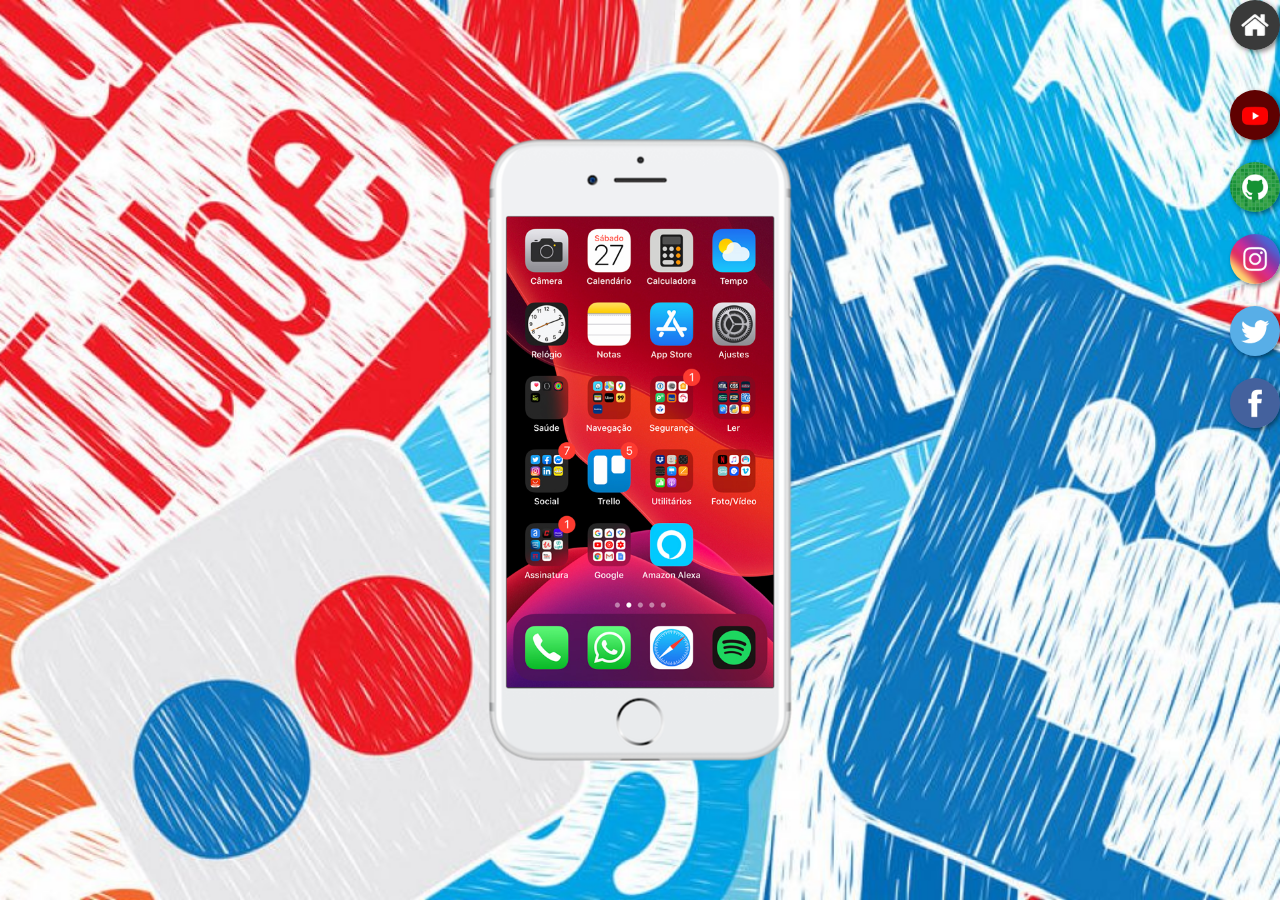
<file: index.html>
<!DOCTYPE html>
<html lang="pt-br">
<head>
    <meta charset="UTF-8">
    <meta http-equiv="X-UA-Compatible" content="IE=edge">
    <meta name="viewport" content="width=device-width, initial-scale=1.0">
    <title>Redes Social Petrônio</title>
    <link rel="stylesheet" href="estilos/style.css">
    <link rel="shortcut icon" href="imagens/favicon.ico" type="image/x-icon">
</head>
<body>
    <main>
        <section id="telefone">
            <iframe src="home.html" name="tela" id="tela" frameborder="0">Navegador não é compativel</iframe>

        </section>
        <section id="redes-socias">
            <a href="home.html" target="tela"><img src="imagens/logo-home.jpg" alt="Home"></a> <br> <br> <br>
            <a href="youtube.html" target="tela"><img src="imagens/logo-youtube.jpg" alt="Youtube"></a> <br> <br>
            <a href="github.html" target="tela"><img src="imagens/logo-github.jpg" alt="Github"></a><br> <br>
            <a href="instragam.html" target="tela"><img src="imagens/logo-instagram.jpg" alt="Instaram"></a><br> <br>
            <a href="twitter.html" target="tela"><img src="imagens/logo-twitter.jpg" alt="Twitter"></a><br> <br>
            <a href="facebook.html" target="tela"><img src="imagens/logo-facebook.jpg" alt="Facebook"></a><br> <br>
        </section>
    </main>
</body>
</html>
</file>
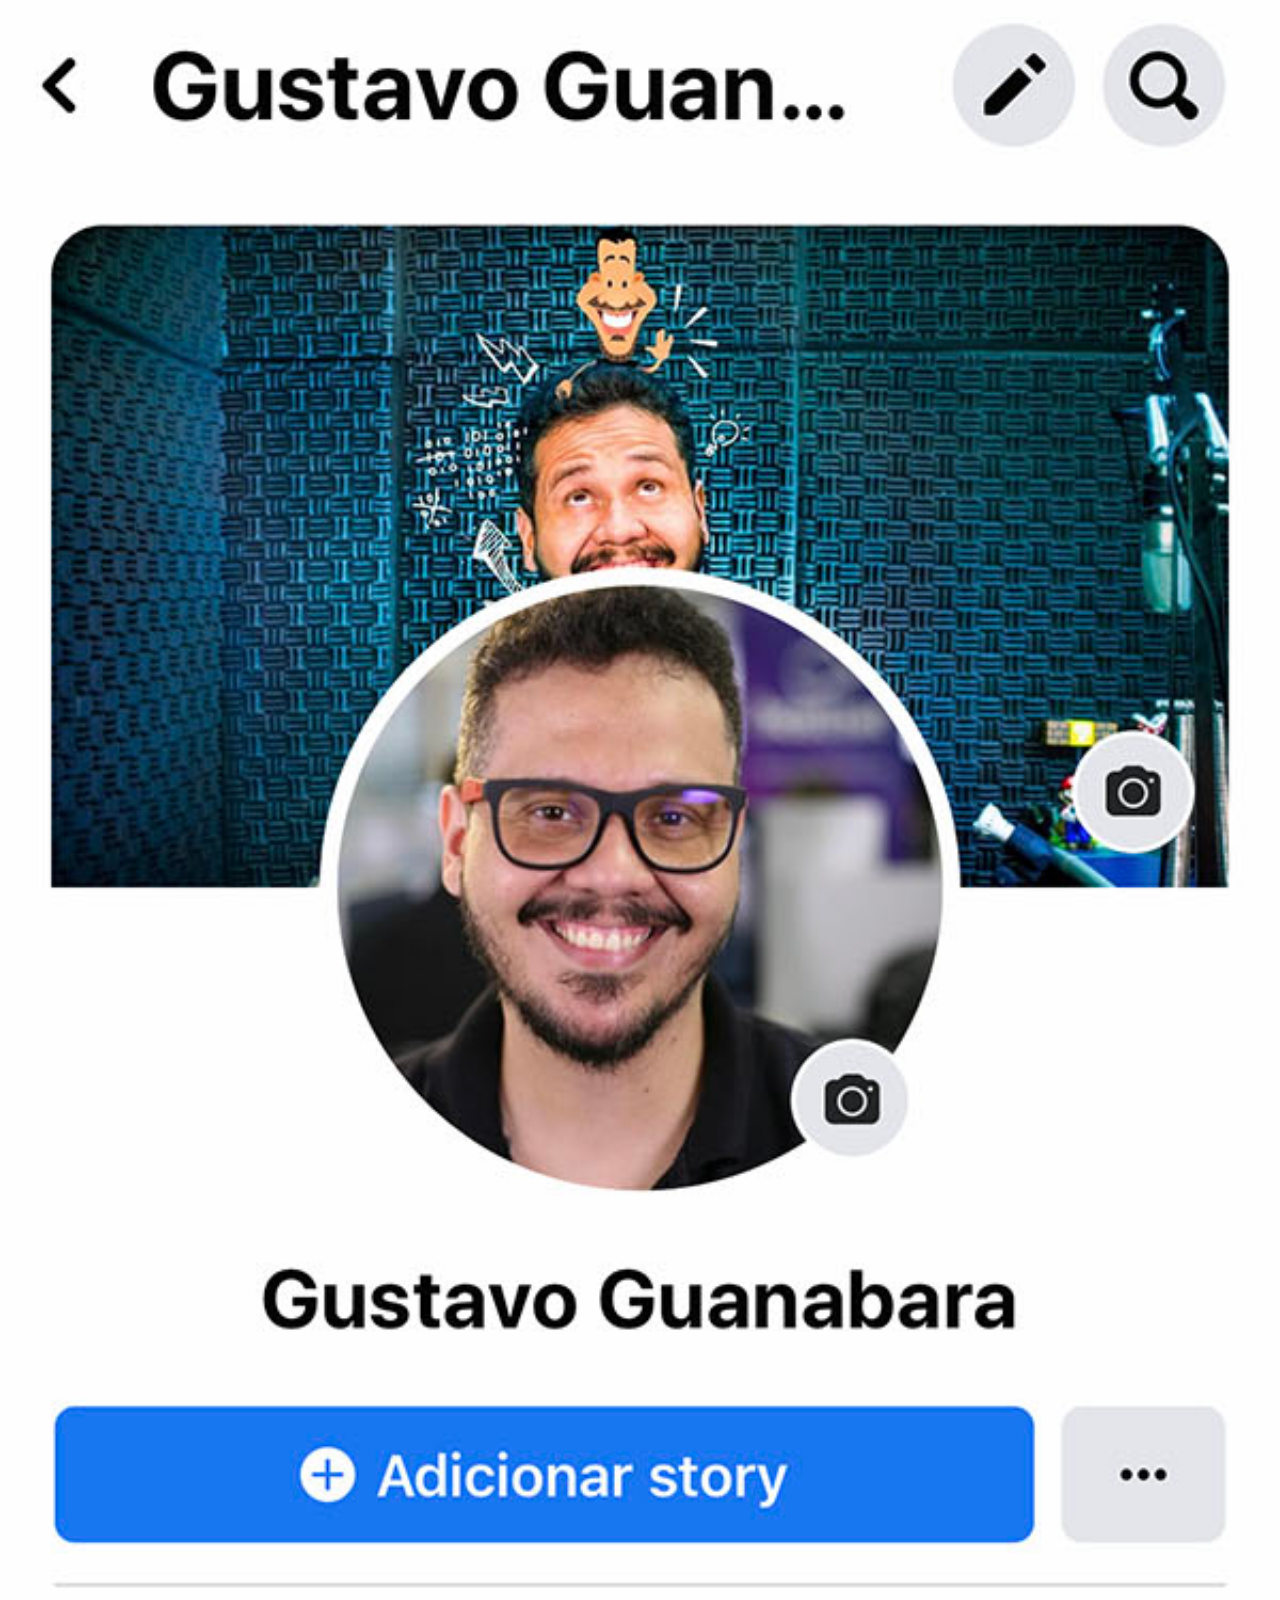
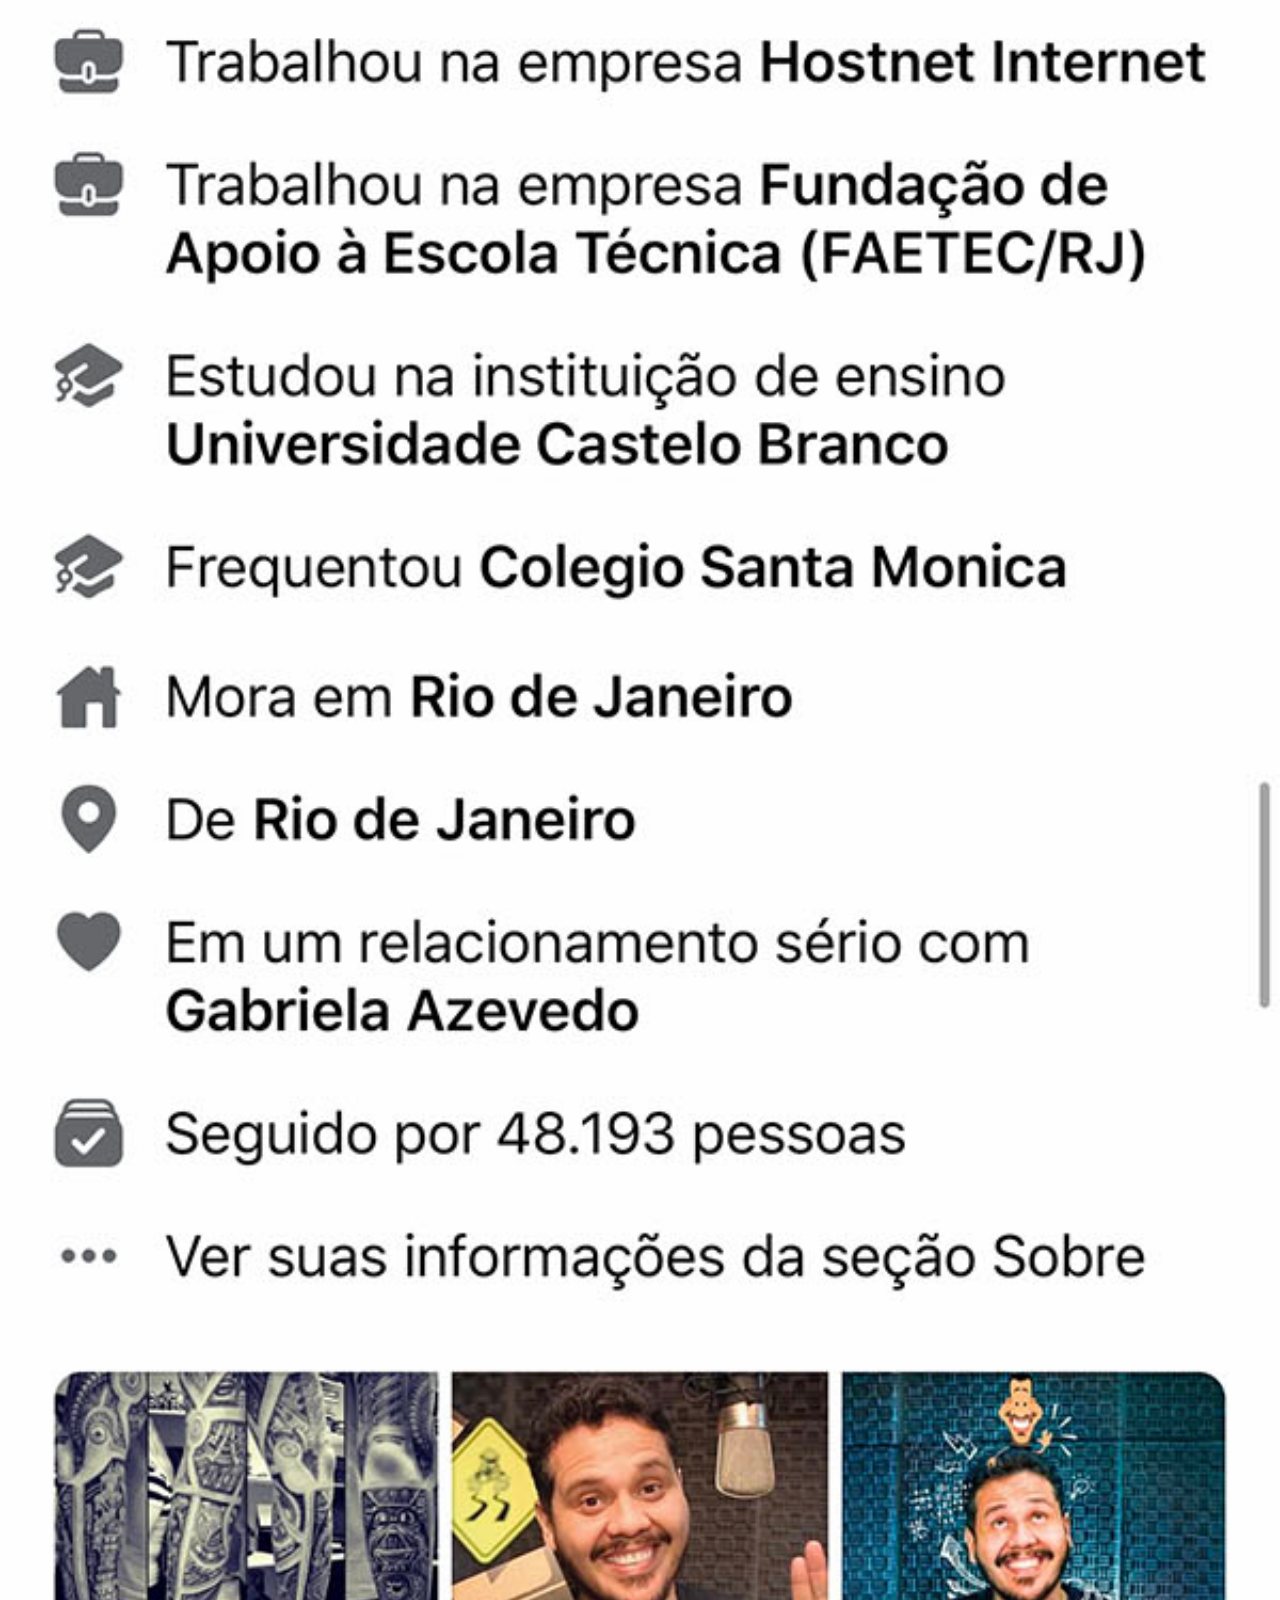
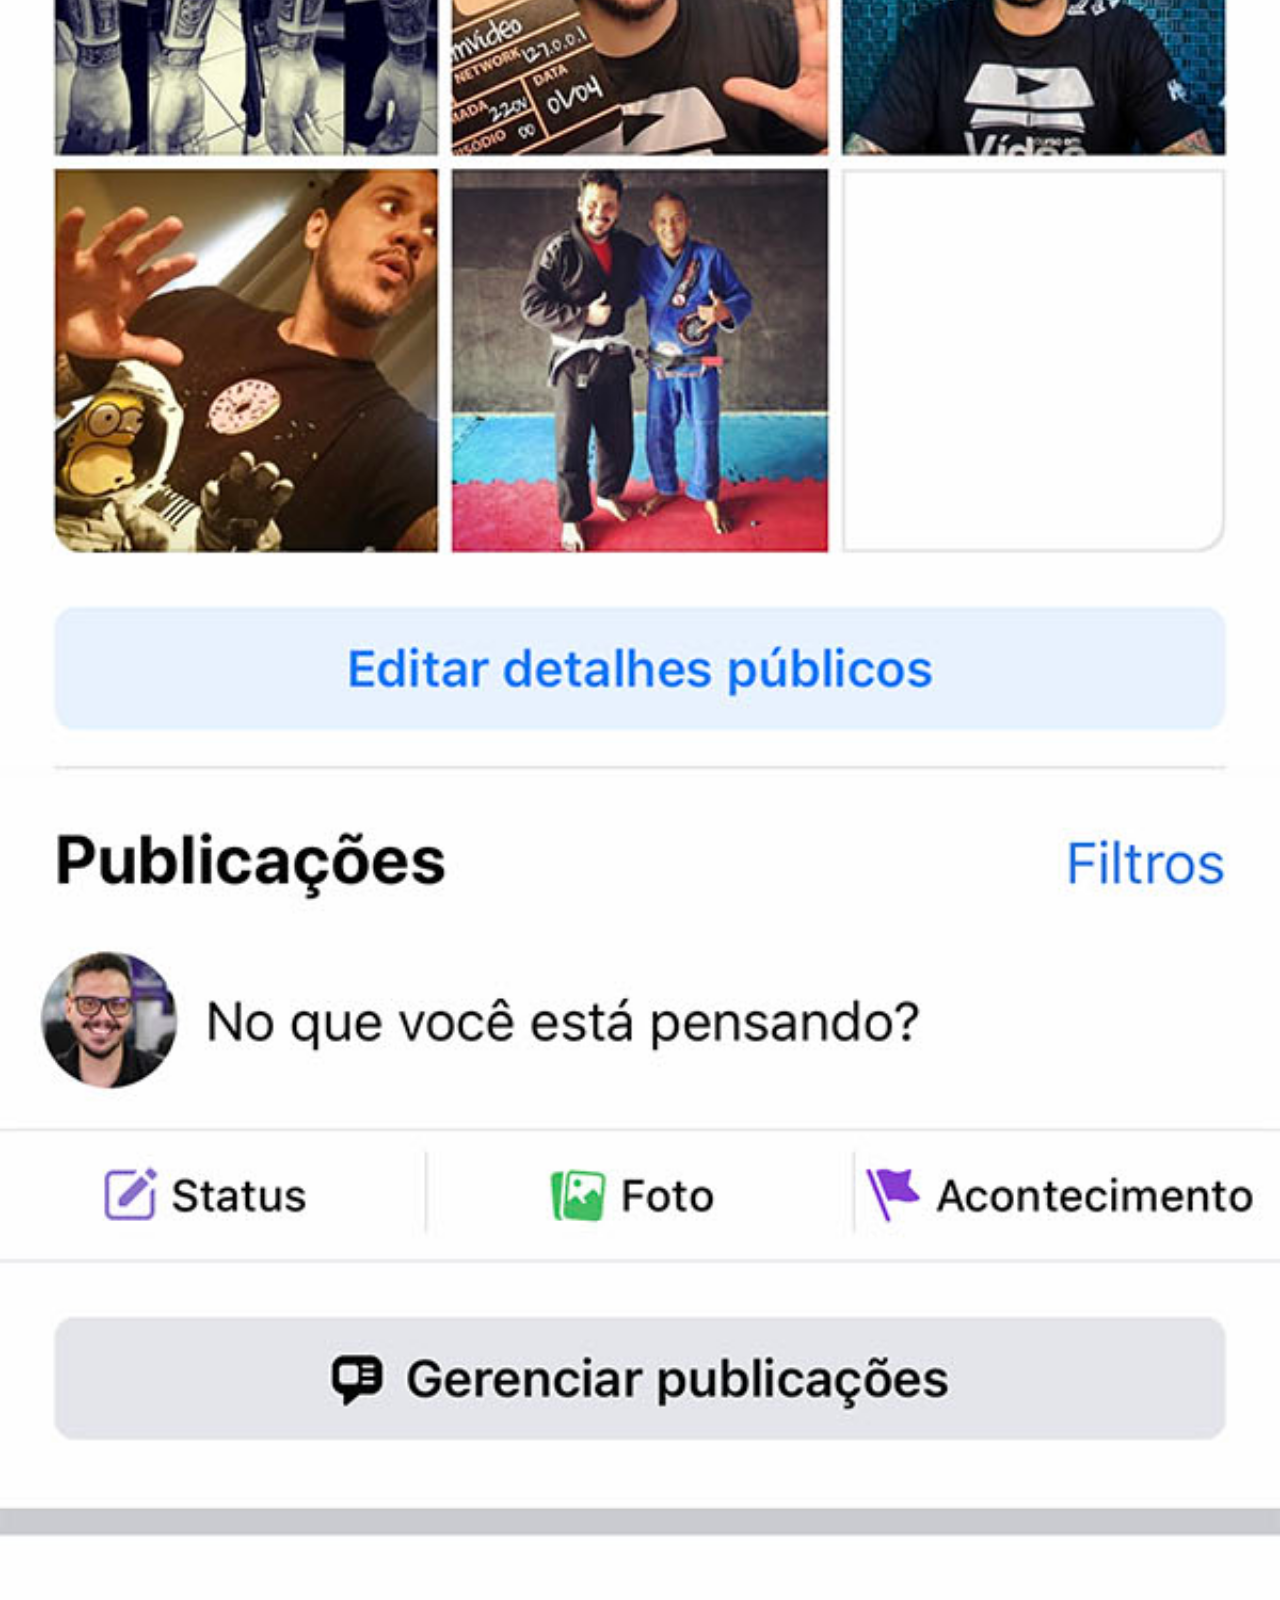
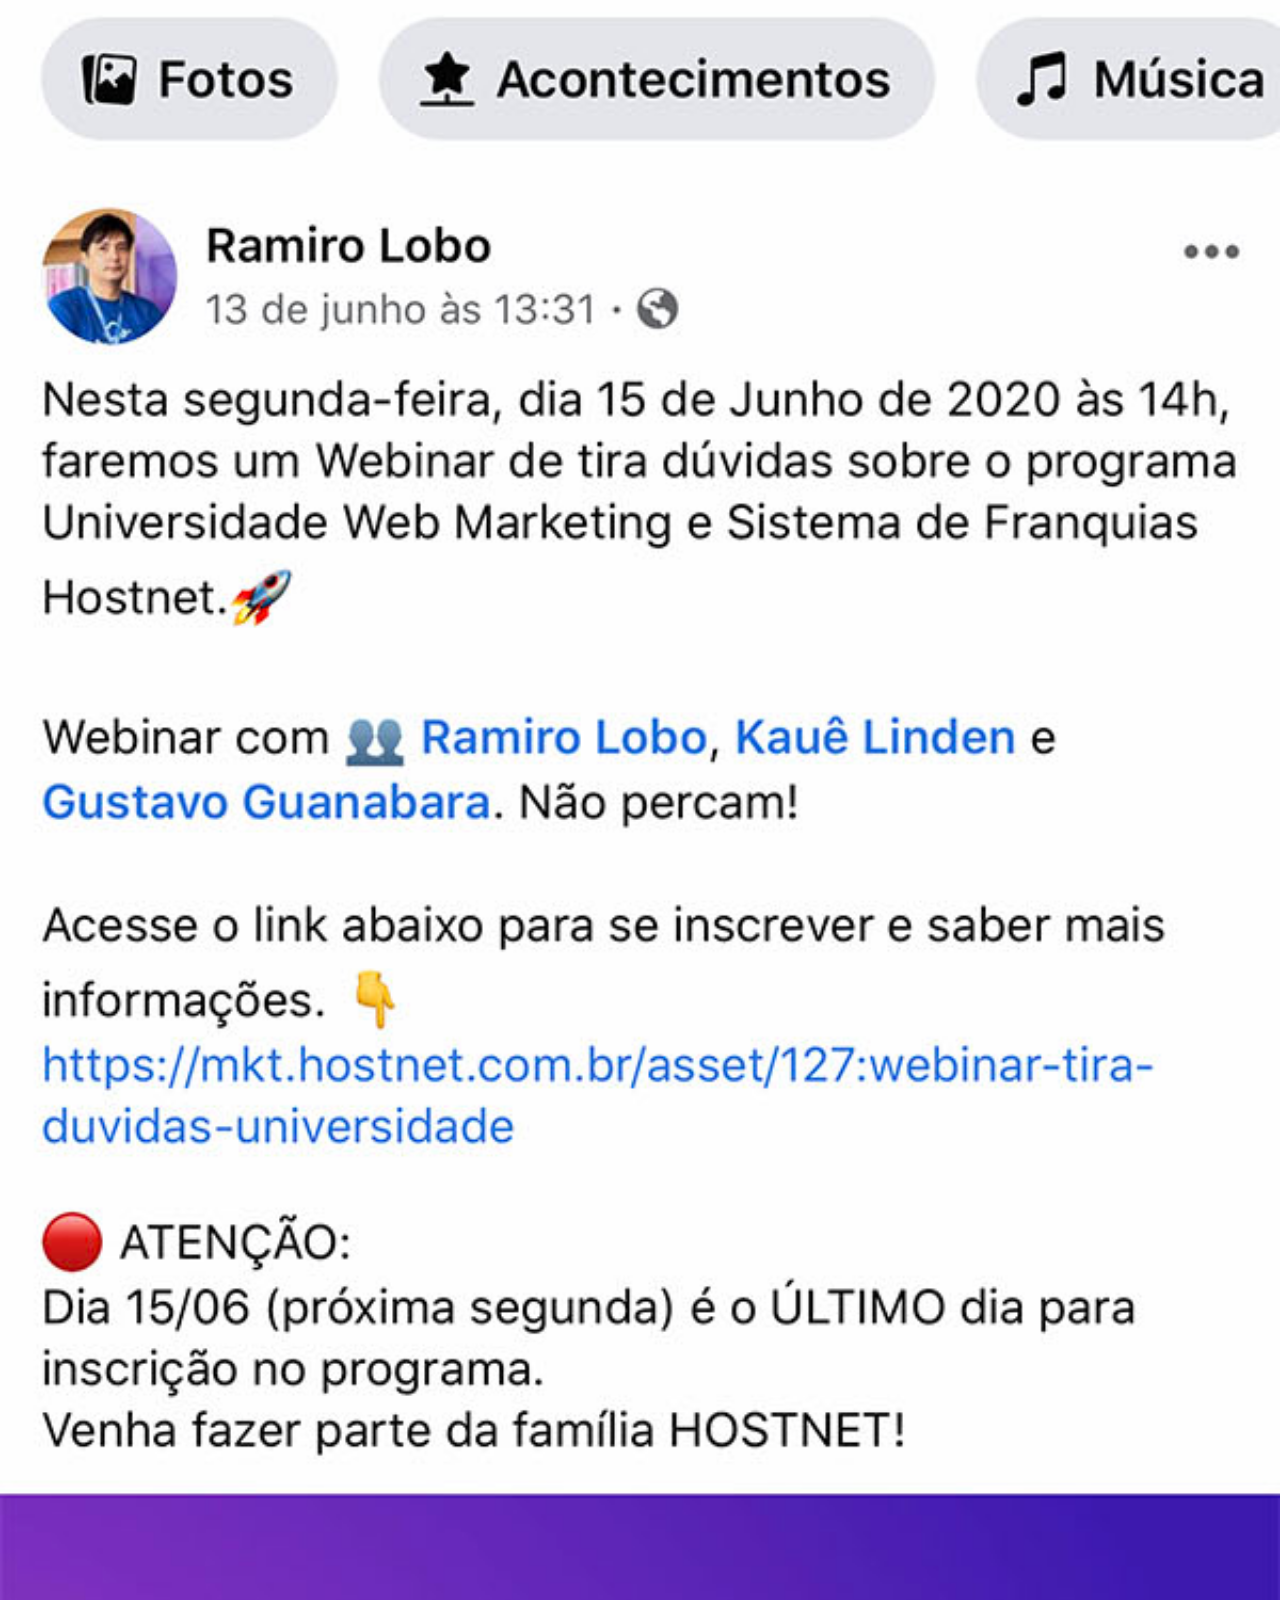
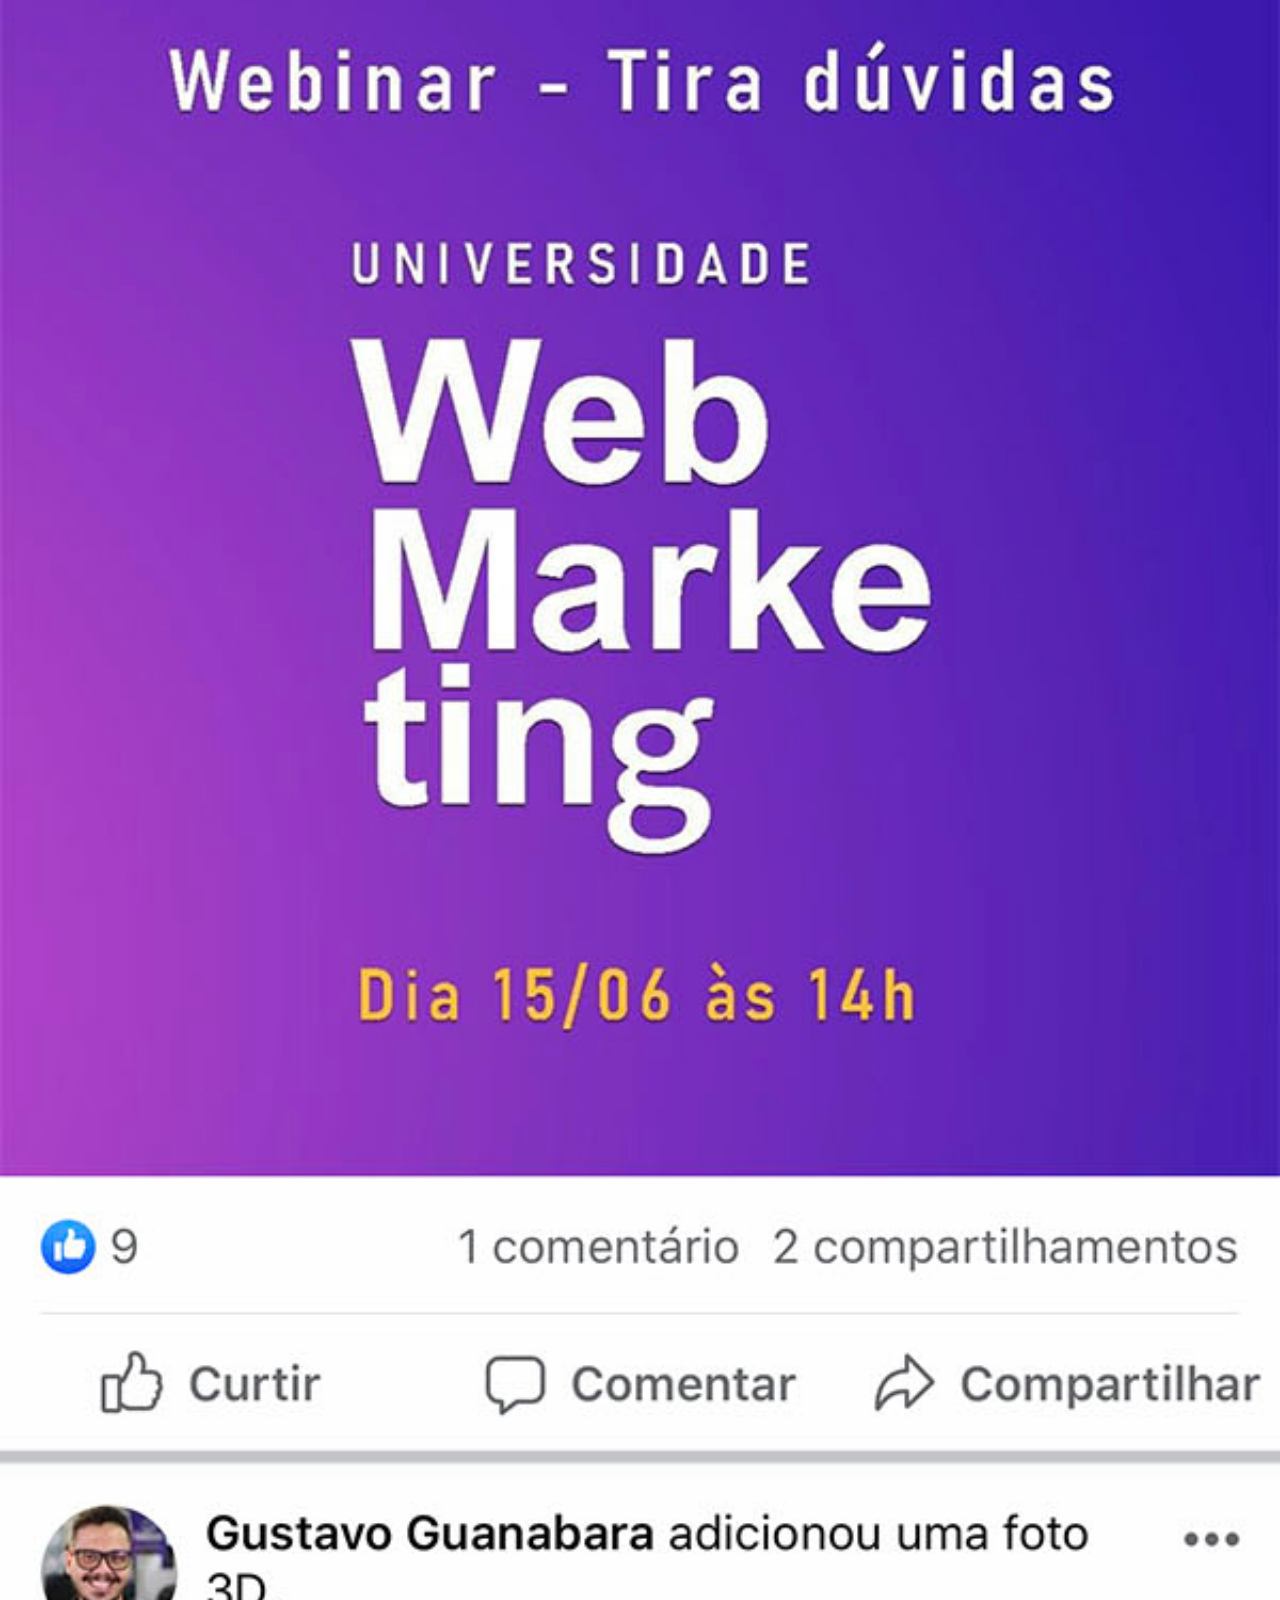
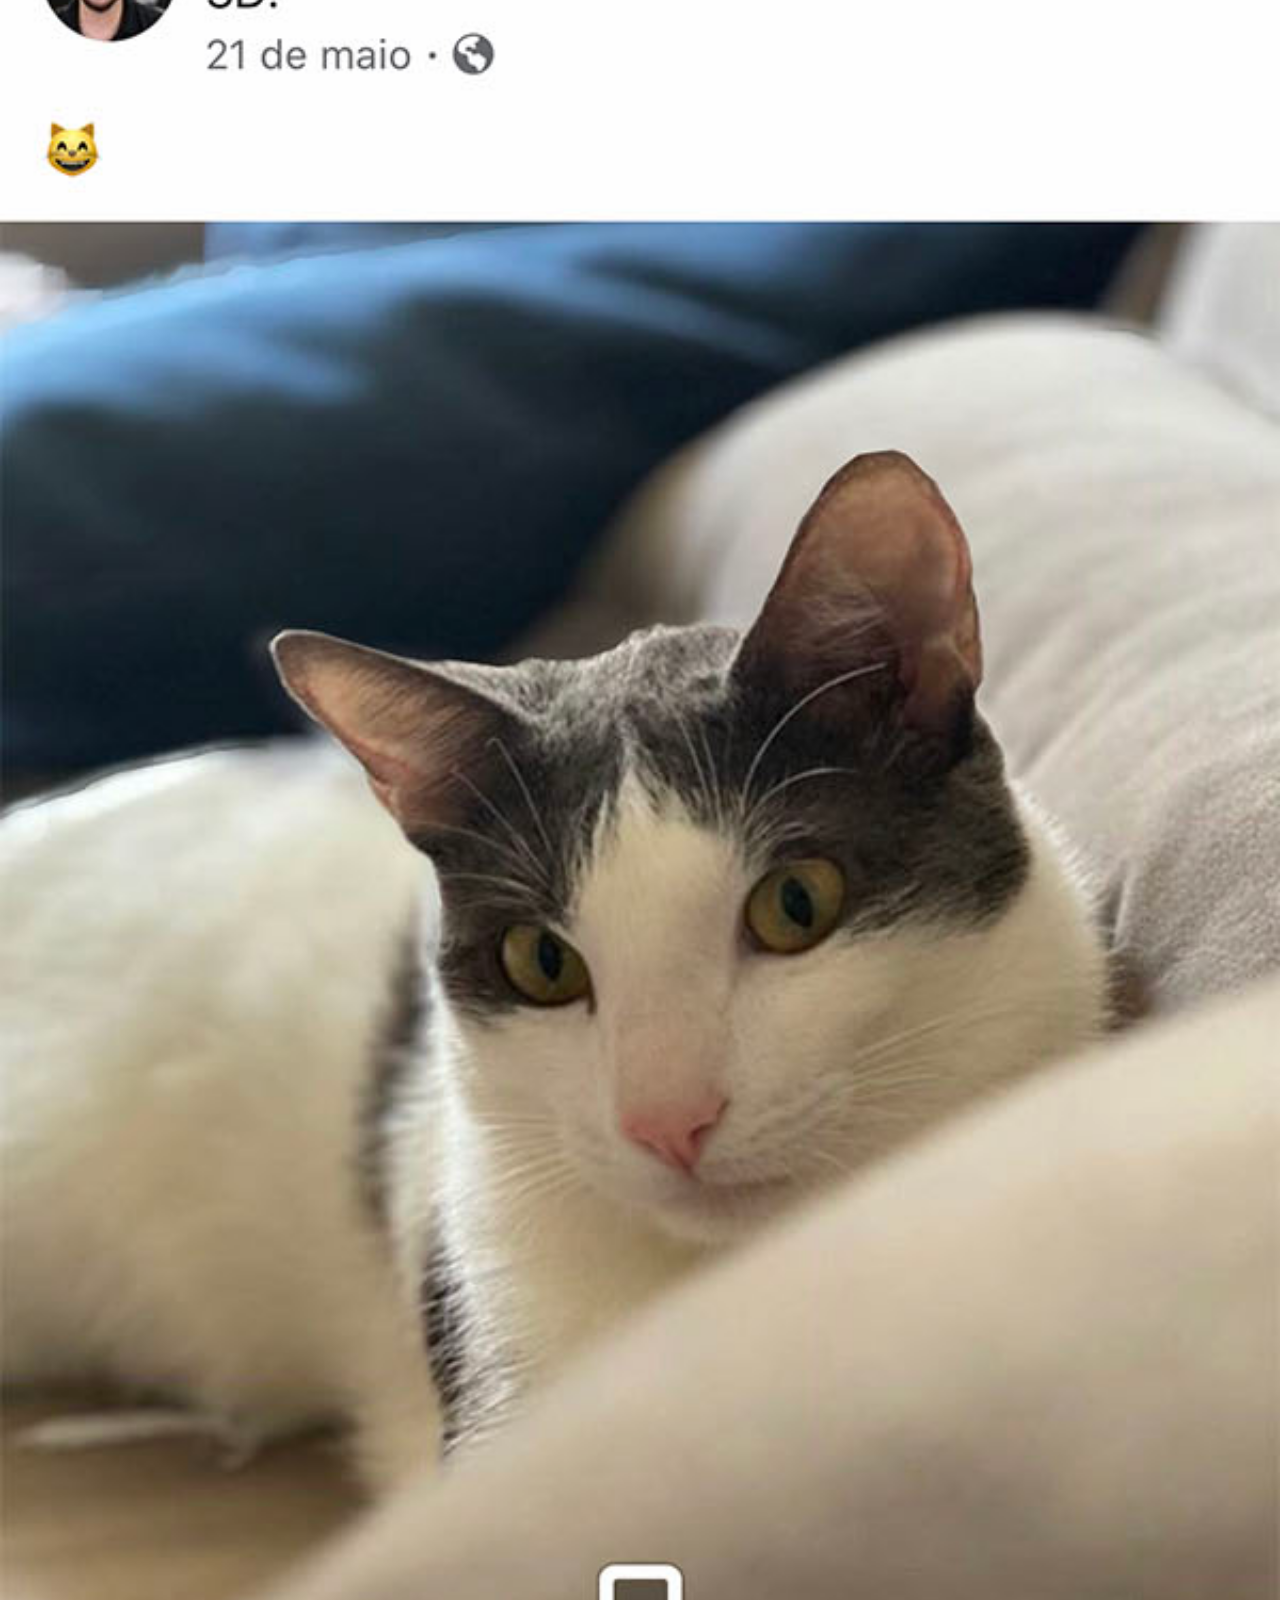
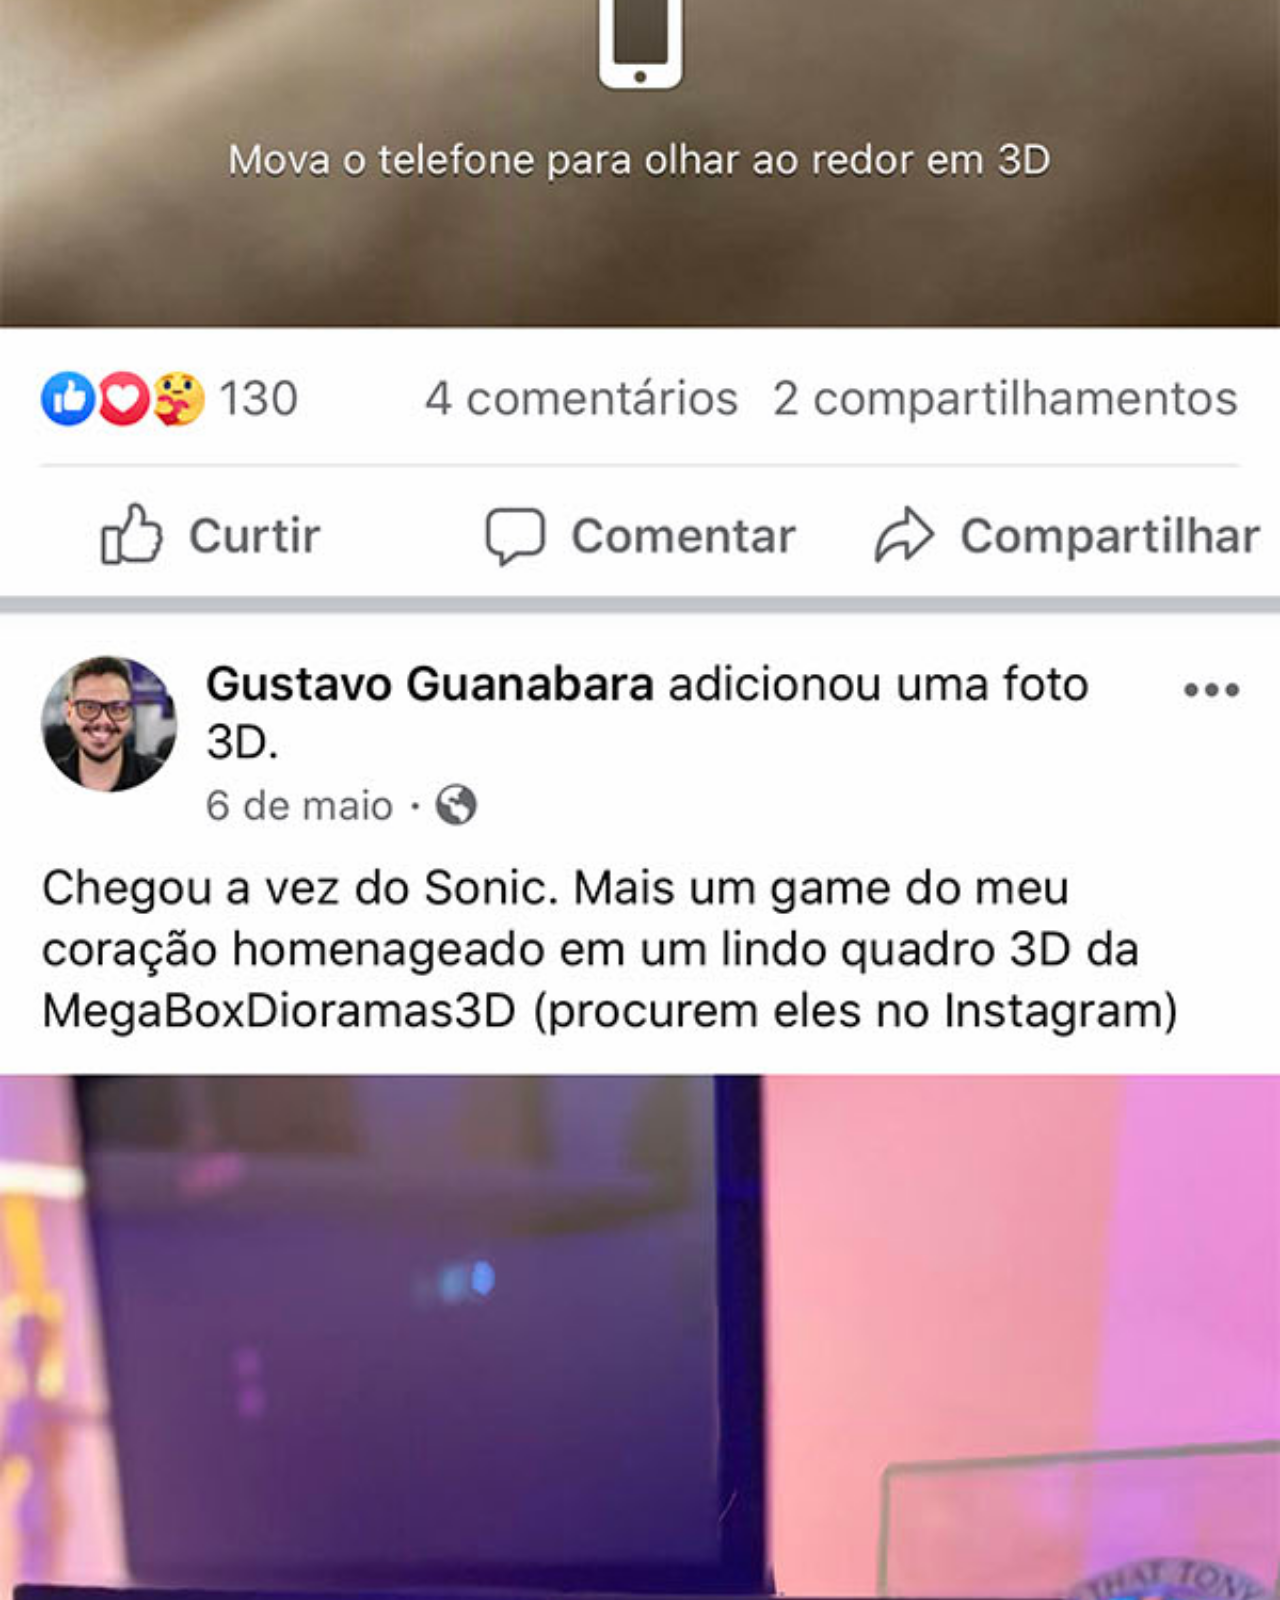
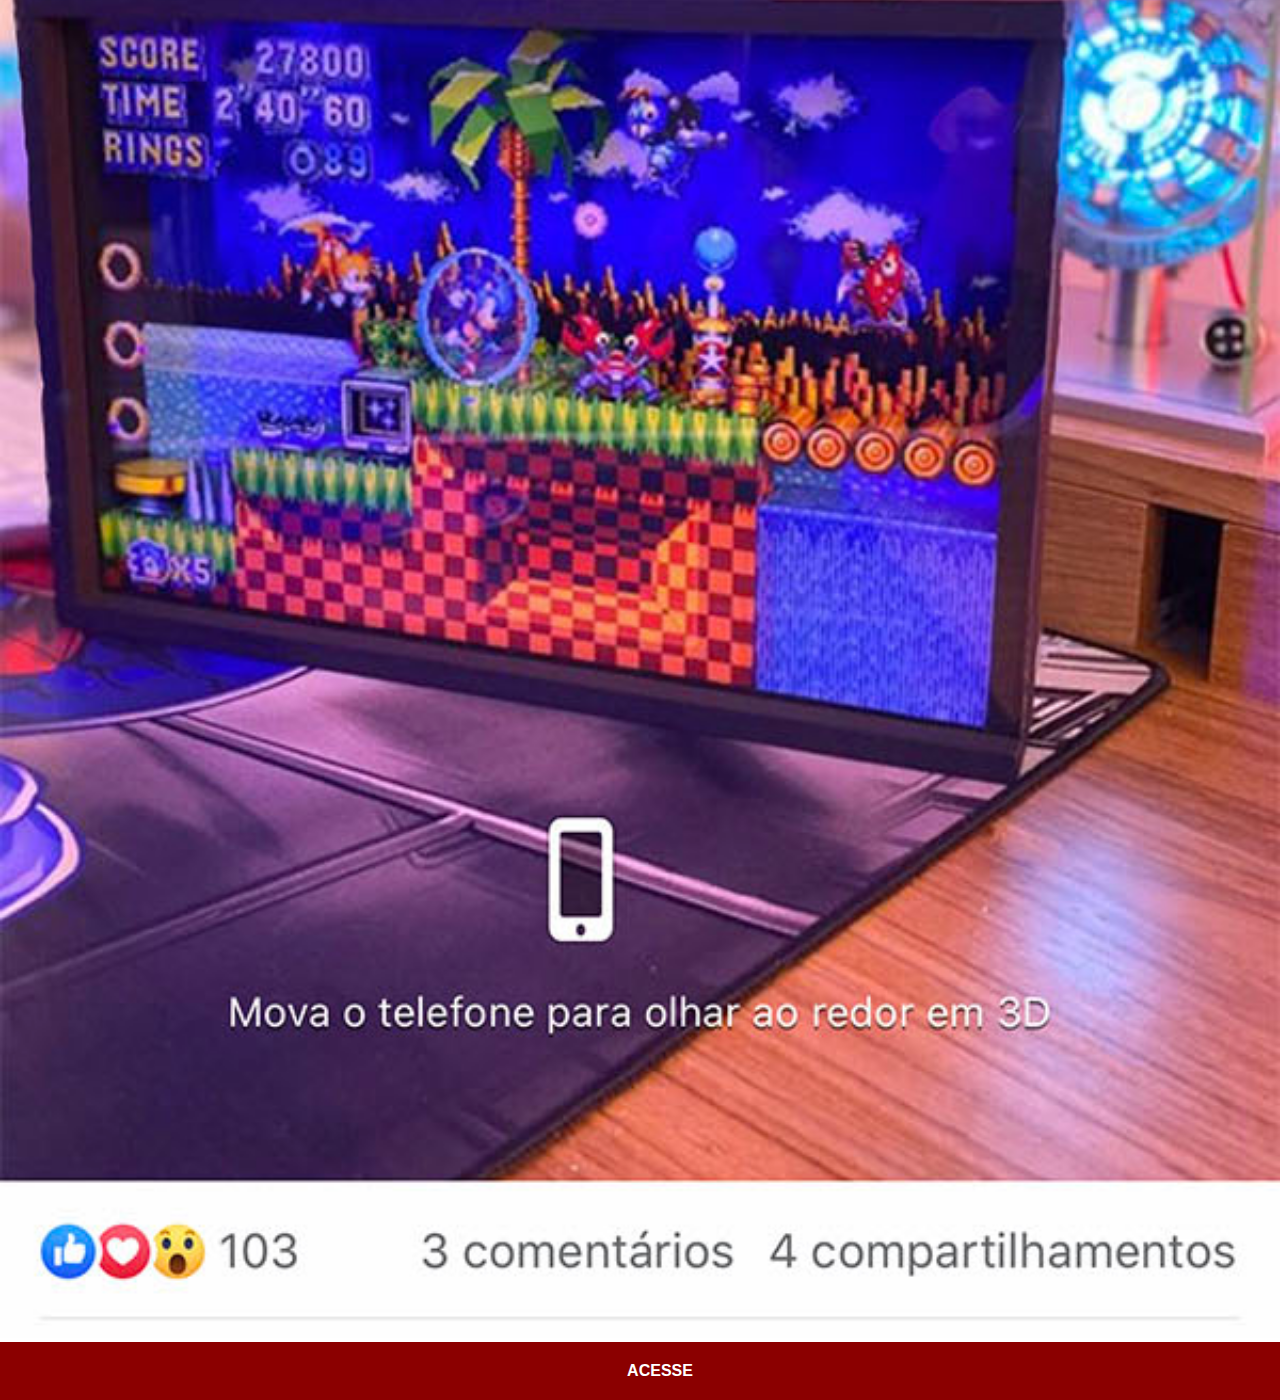
<file: facebook.html>
<!DOCTYPE html>
<html lang="en">
<head>
    <meta charset="UTF-8">
    <meta http-equiv="X-UA-Compatible" content="IE=edge">
    <meta name="viewport" content="width=device-width, initial-scale=1.0">
    <title>Document</title>
    <link rel="stylesheet" href="estilos/social.css">

</head>
<body>
    <img src="imagens/tela-facebook.jpg" alt="Tela facebook">
    <a href="https://www.facebook.com/petronio.josedasilva" target="_blank">ACESSE</a>
</body>
</html>
</file>
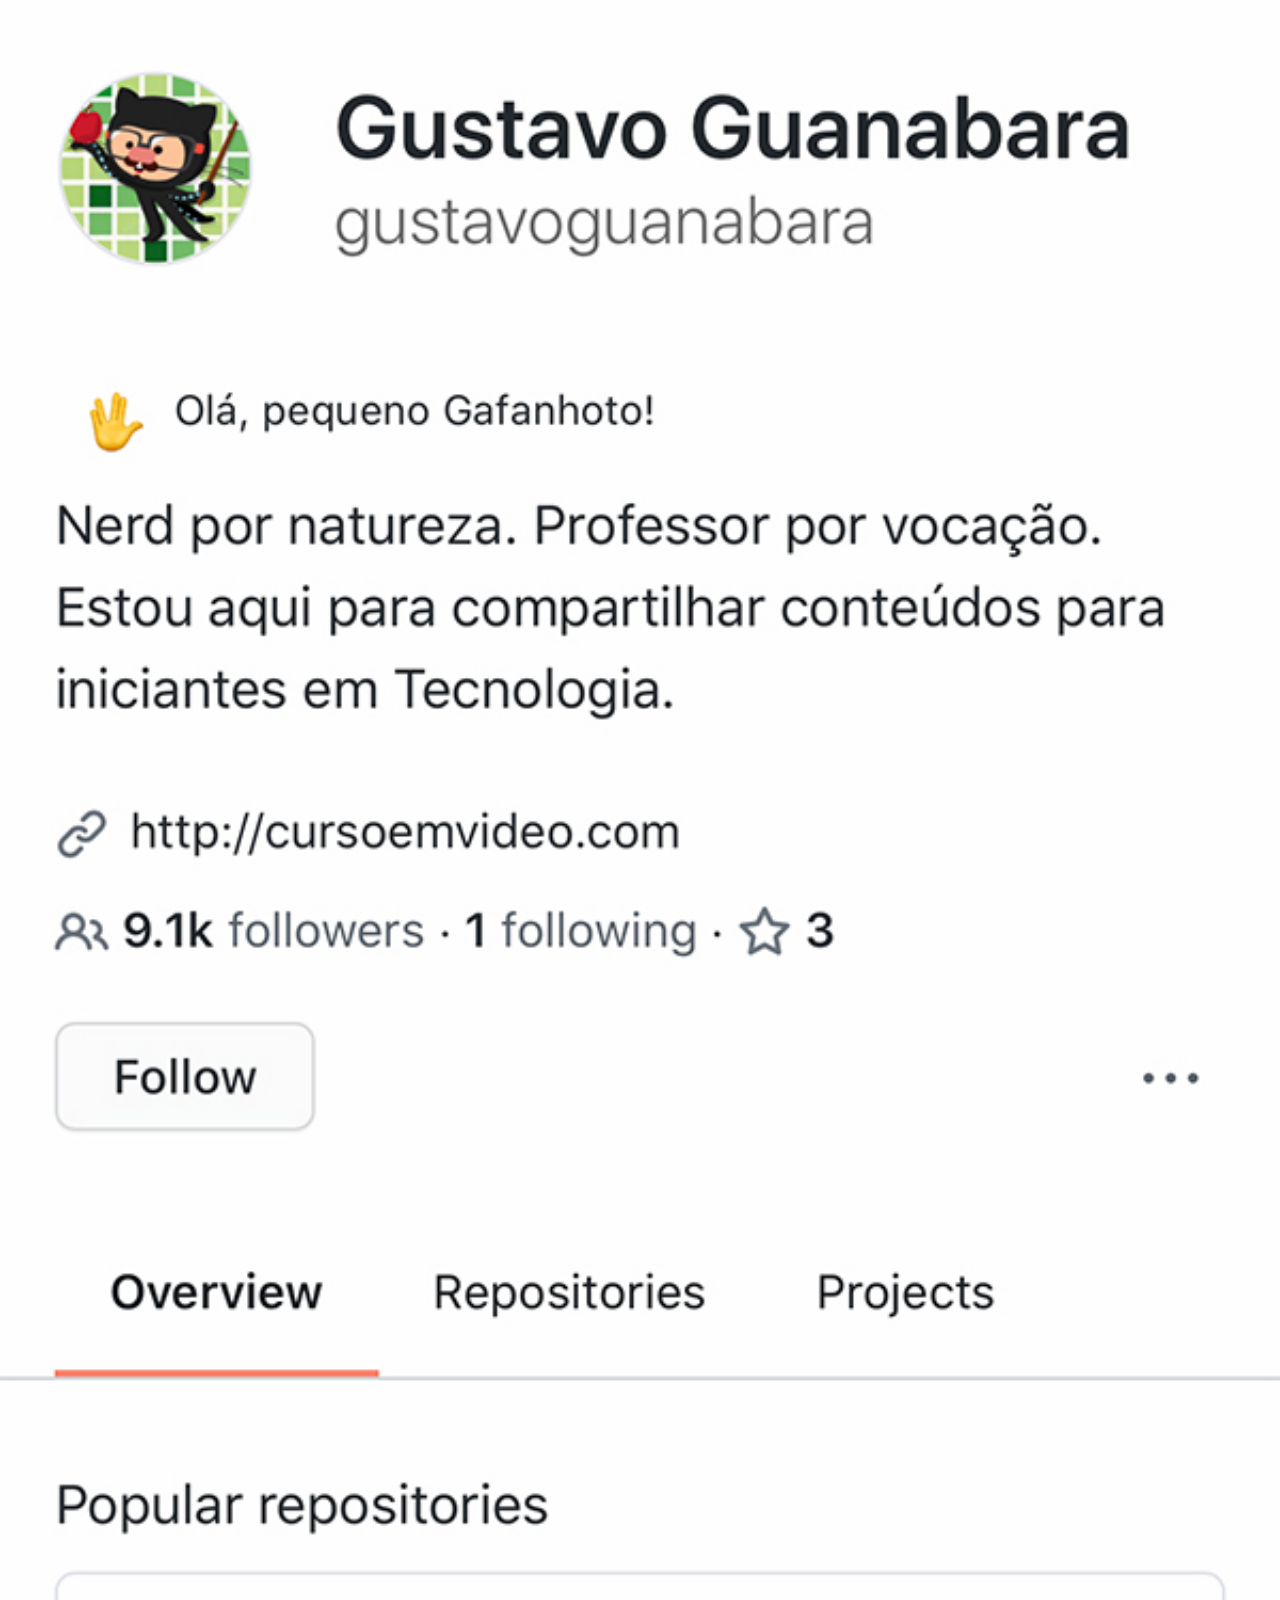
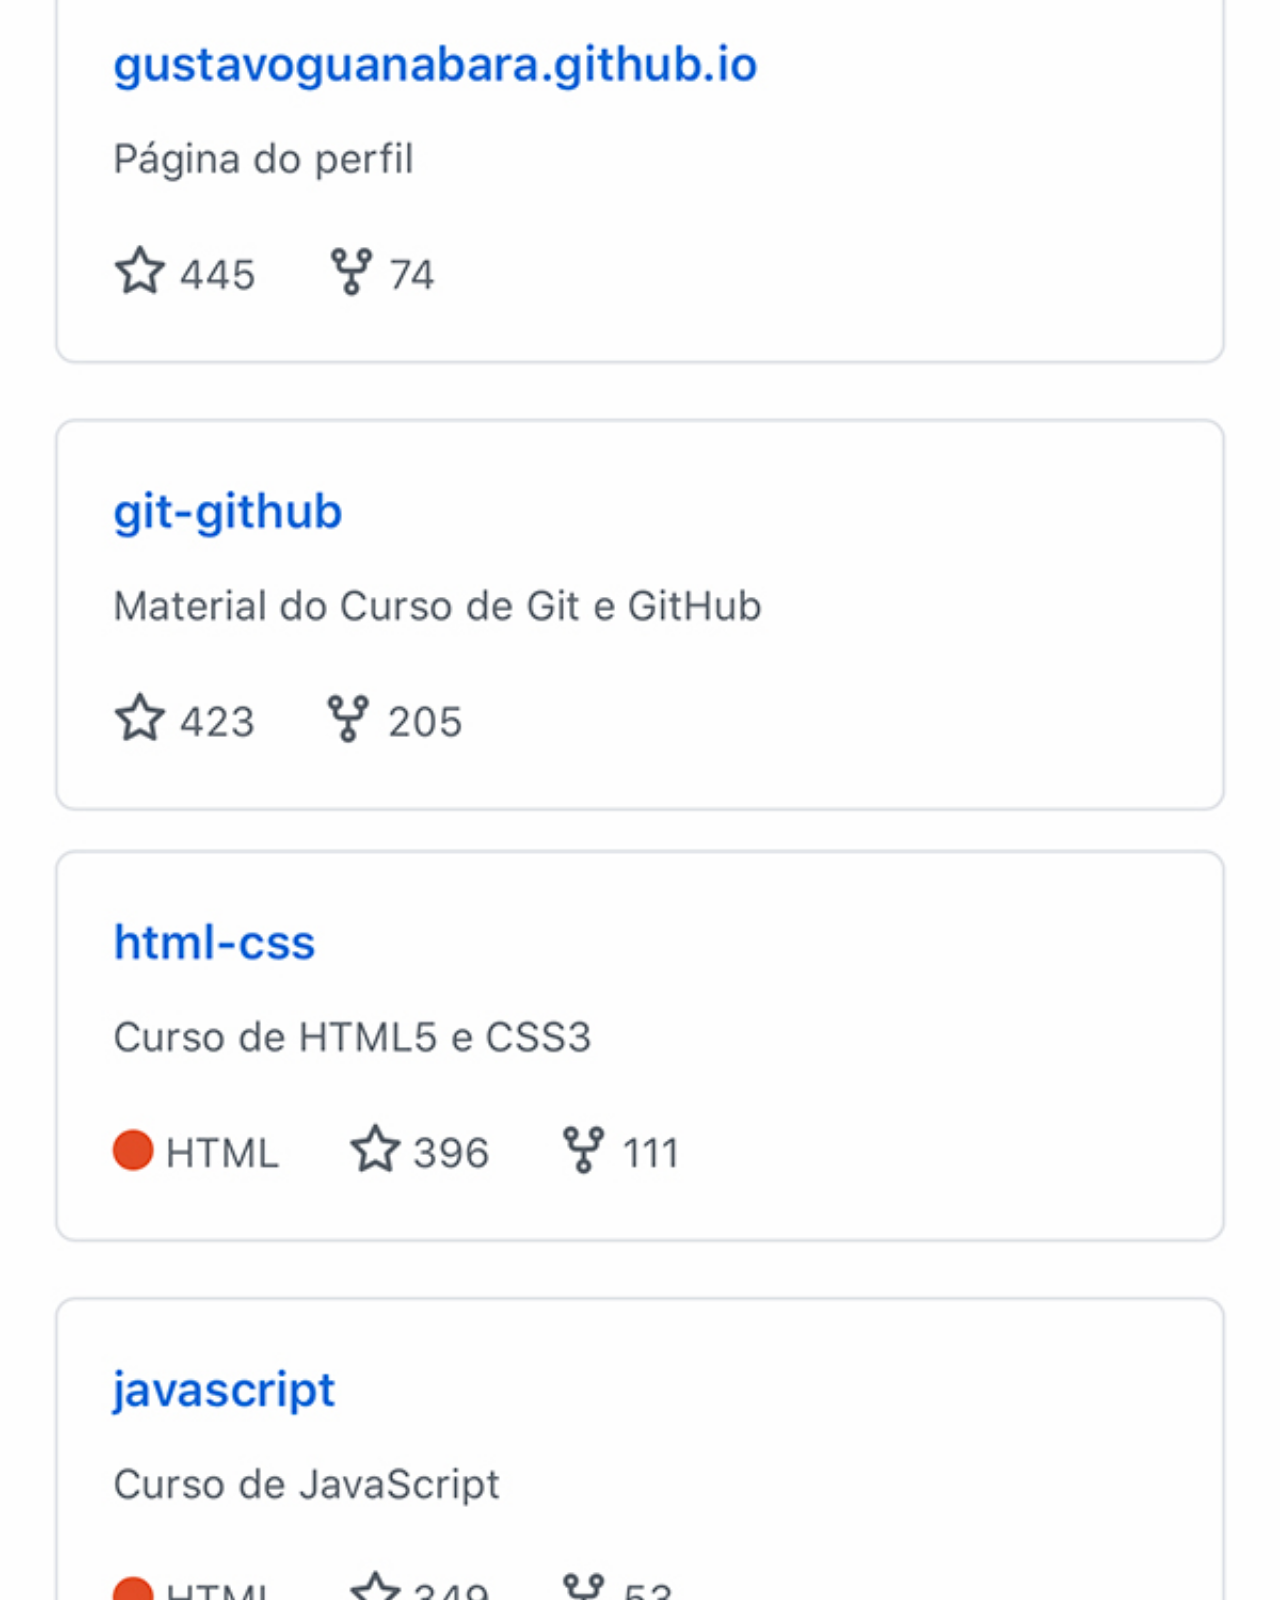
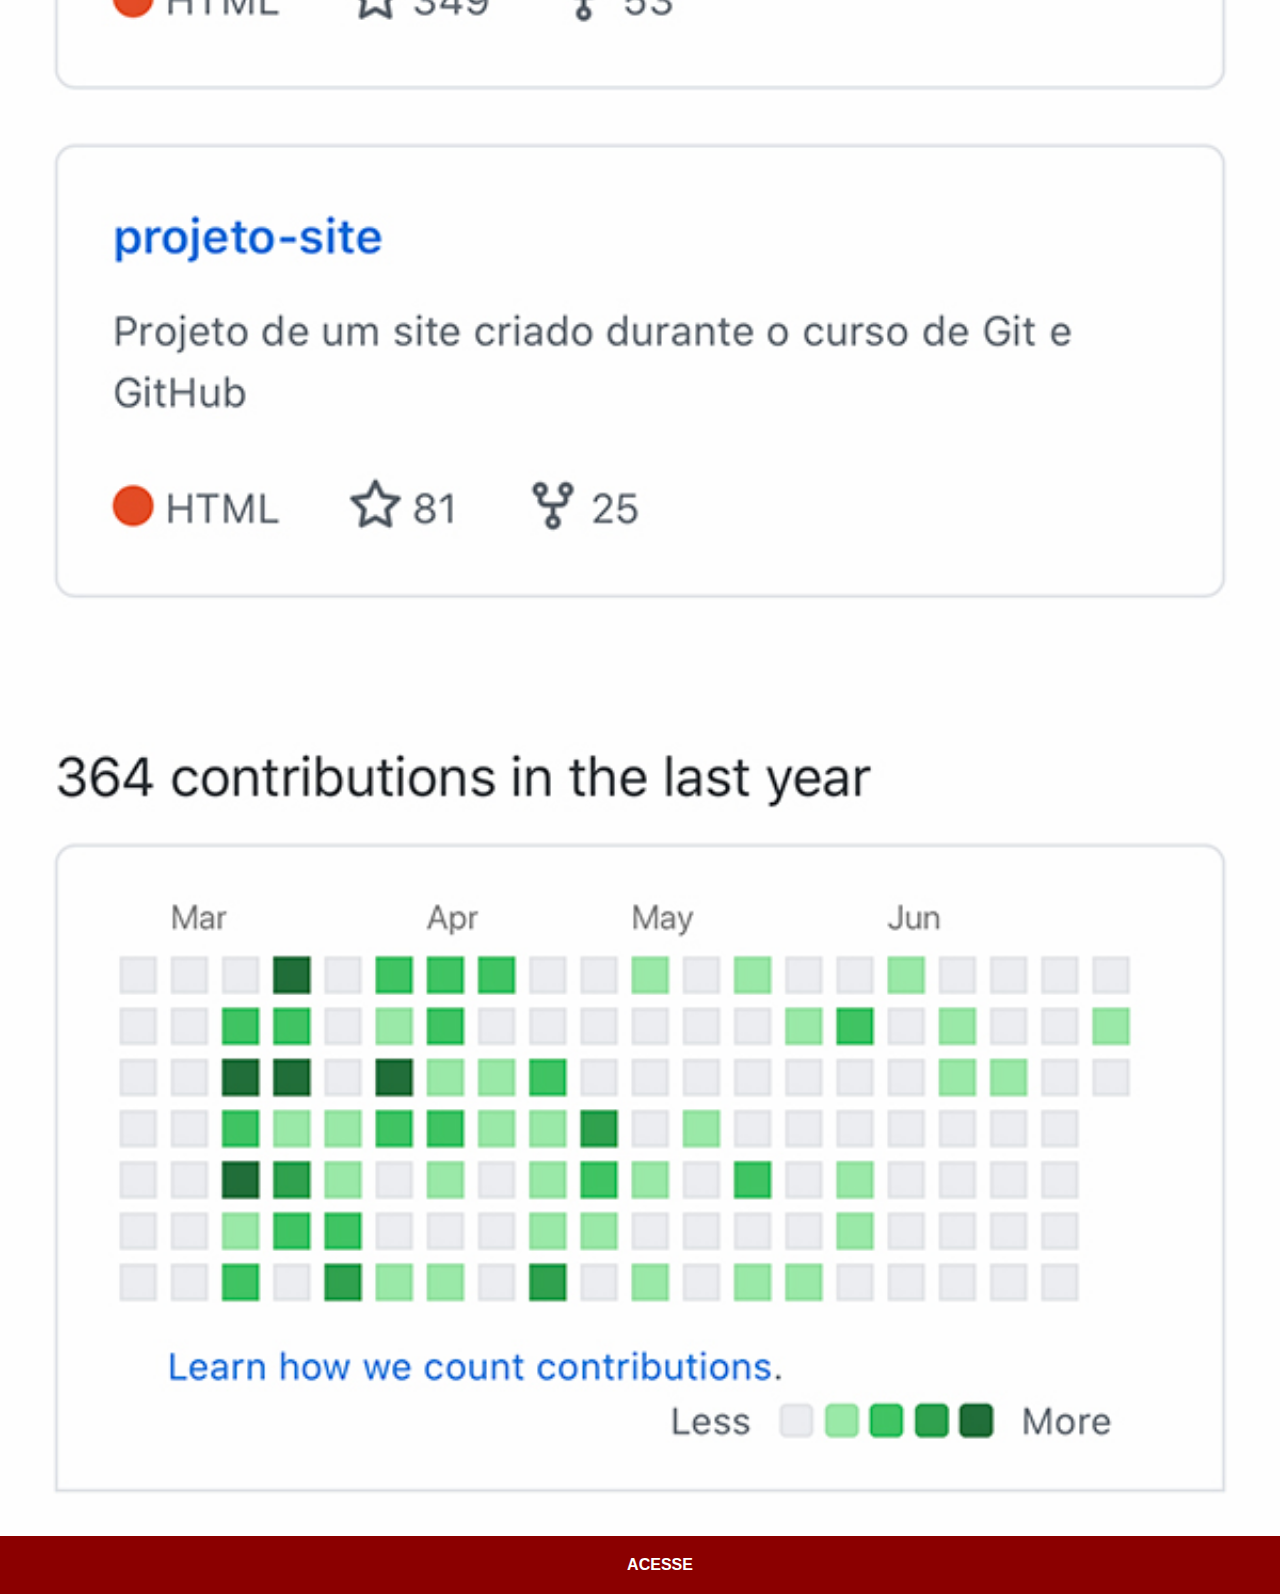
<file: github.html>
<!DOCTYPE html>
<html lang="en">
<head>
    <meta charset="UTF-8">
    <meta http-equiv="X-UA-Compatible" content="IE=edge">
    <meta name="viewport" content="width=device-width, initial-scale=1.0">
    <title>Github</title>
    <link rel="stylesheet" href="estilos/social.css">
</head>
<body>
    <img src="imagens/tela-github.jpg" alt="Tela Github">
    <a href="https://github.com/petronio5" target="_blank">ACESSE</a>
</body>
</html>
</file>
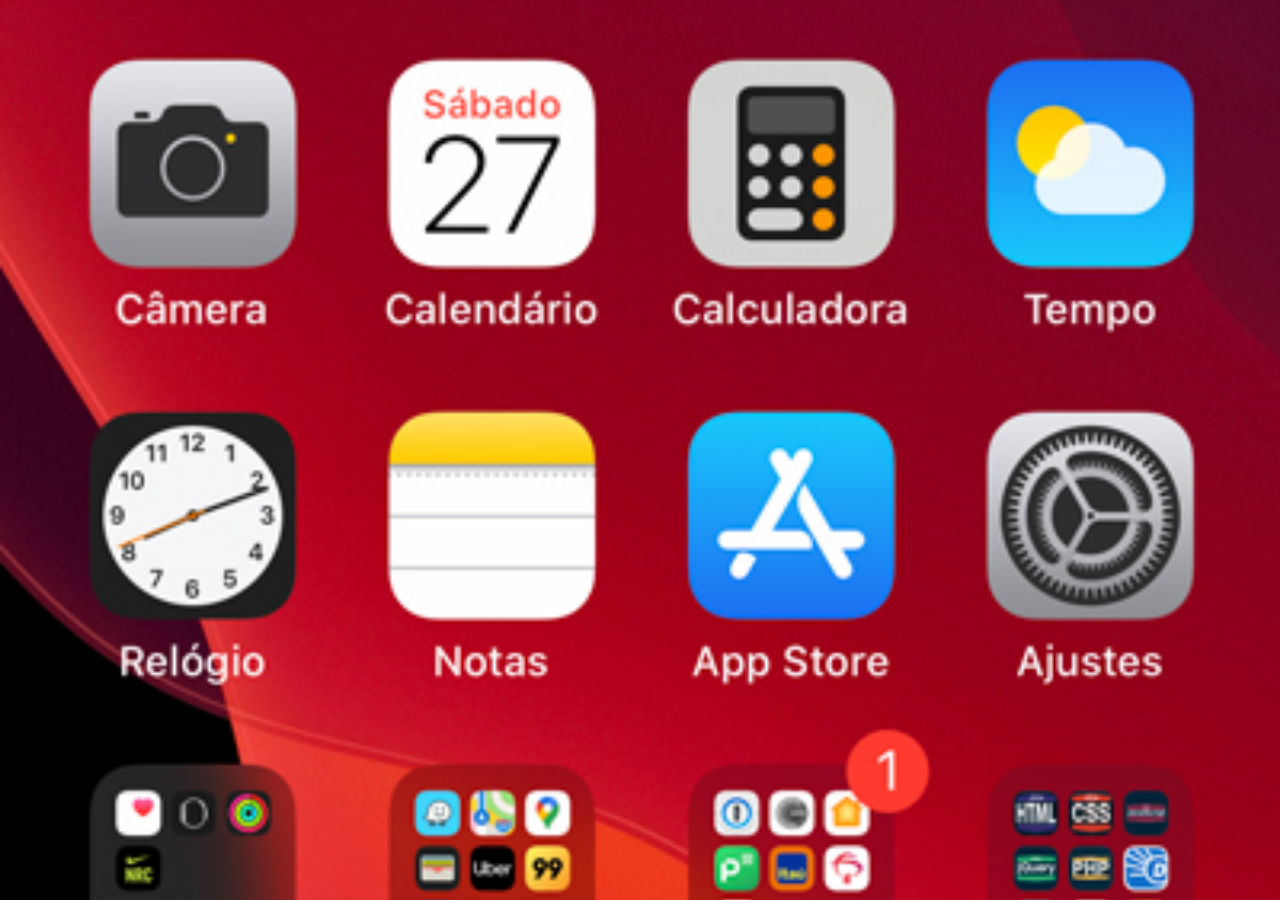
<file: home.html>
<!DOCTYPE html>
<html lang="en">
<head>
    <meta charset="UTF-8">
    <meta http-equiv="X-UA-Compatible" content="IE=edge">
    <meta name="viewport" content="width=device-width, initial-scale=1.0">
    <title>Home</title>
    <style>
        * {
            margin: 0px;
            padding: 0px;
        }

        body {
            width: 100vw;
            height: 100vh;
            background: url('imagens/tela-home.jpg') no-repeat top center;
            background-size: cover;
        }
    </style>
</head>
<body>
    
</body>
</html>
</file>
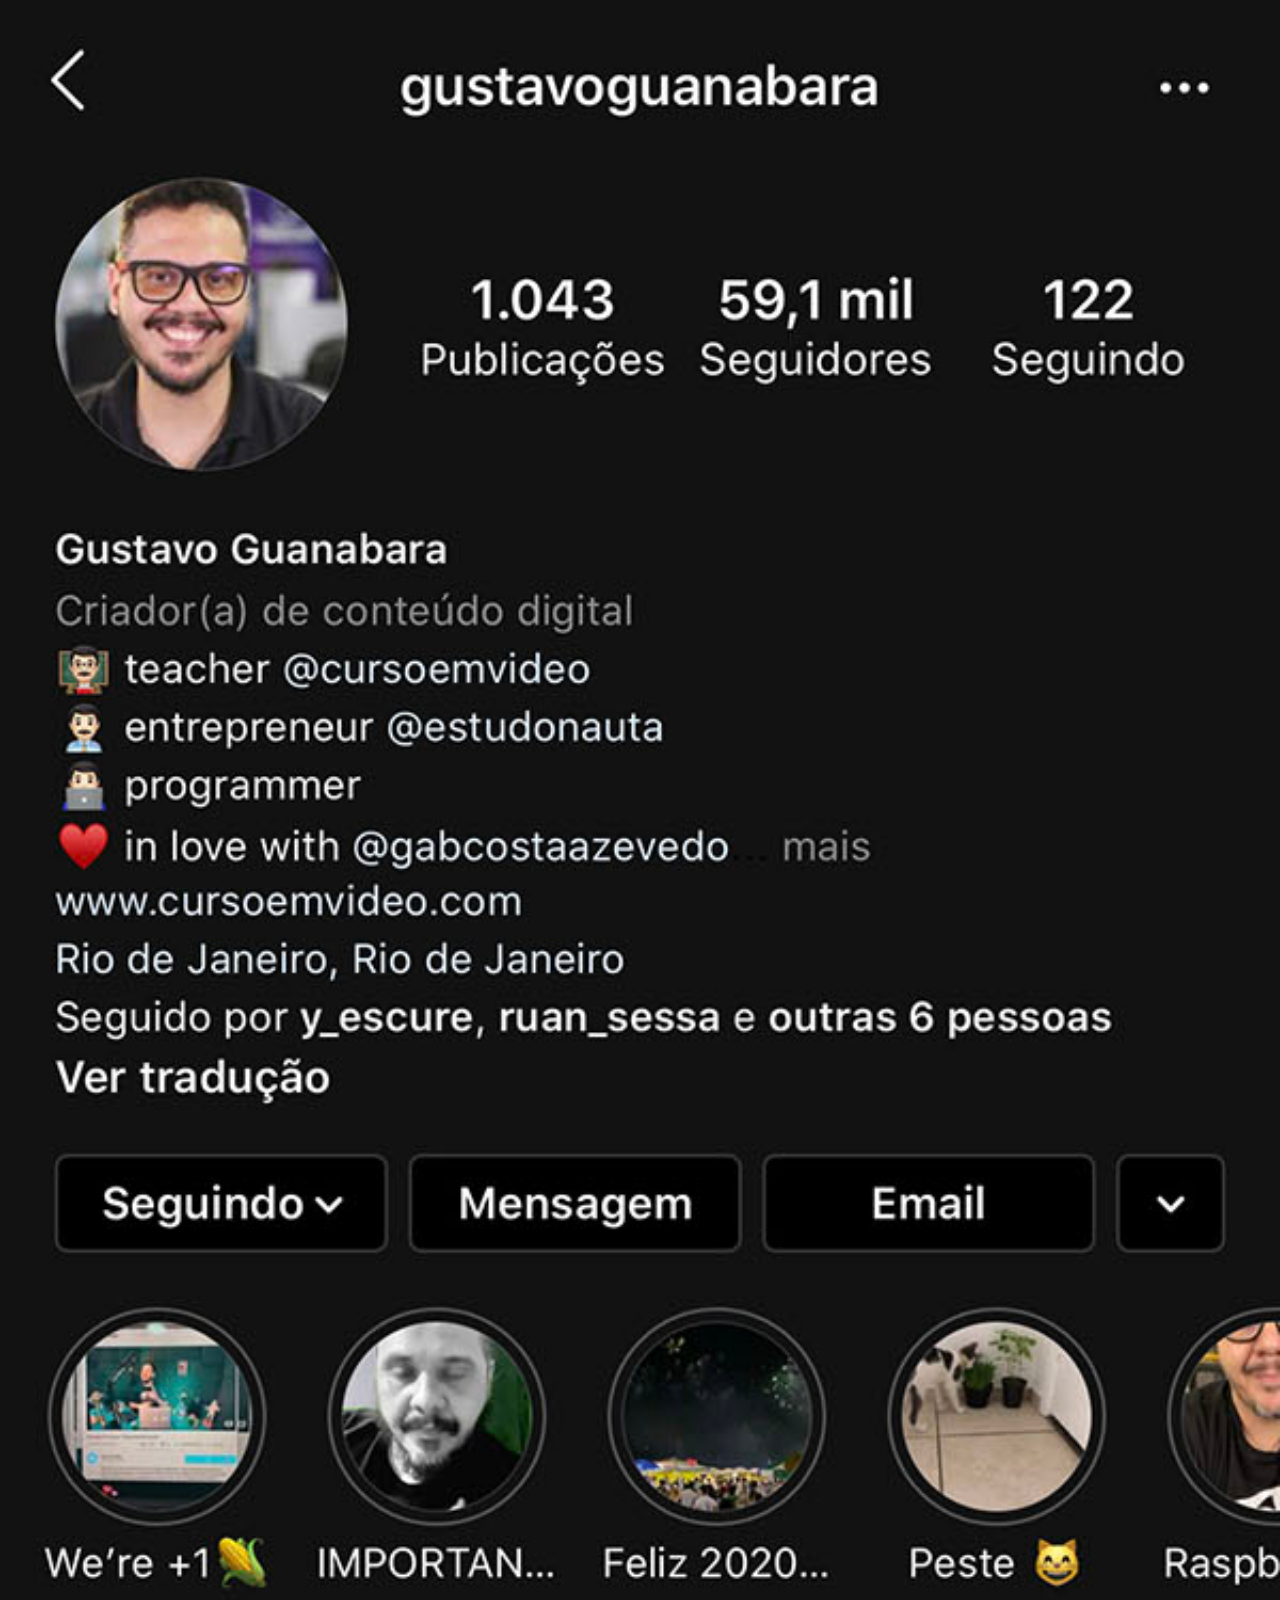
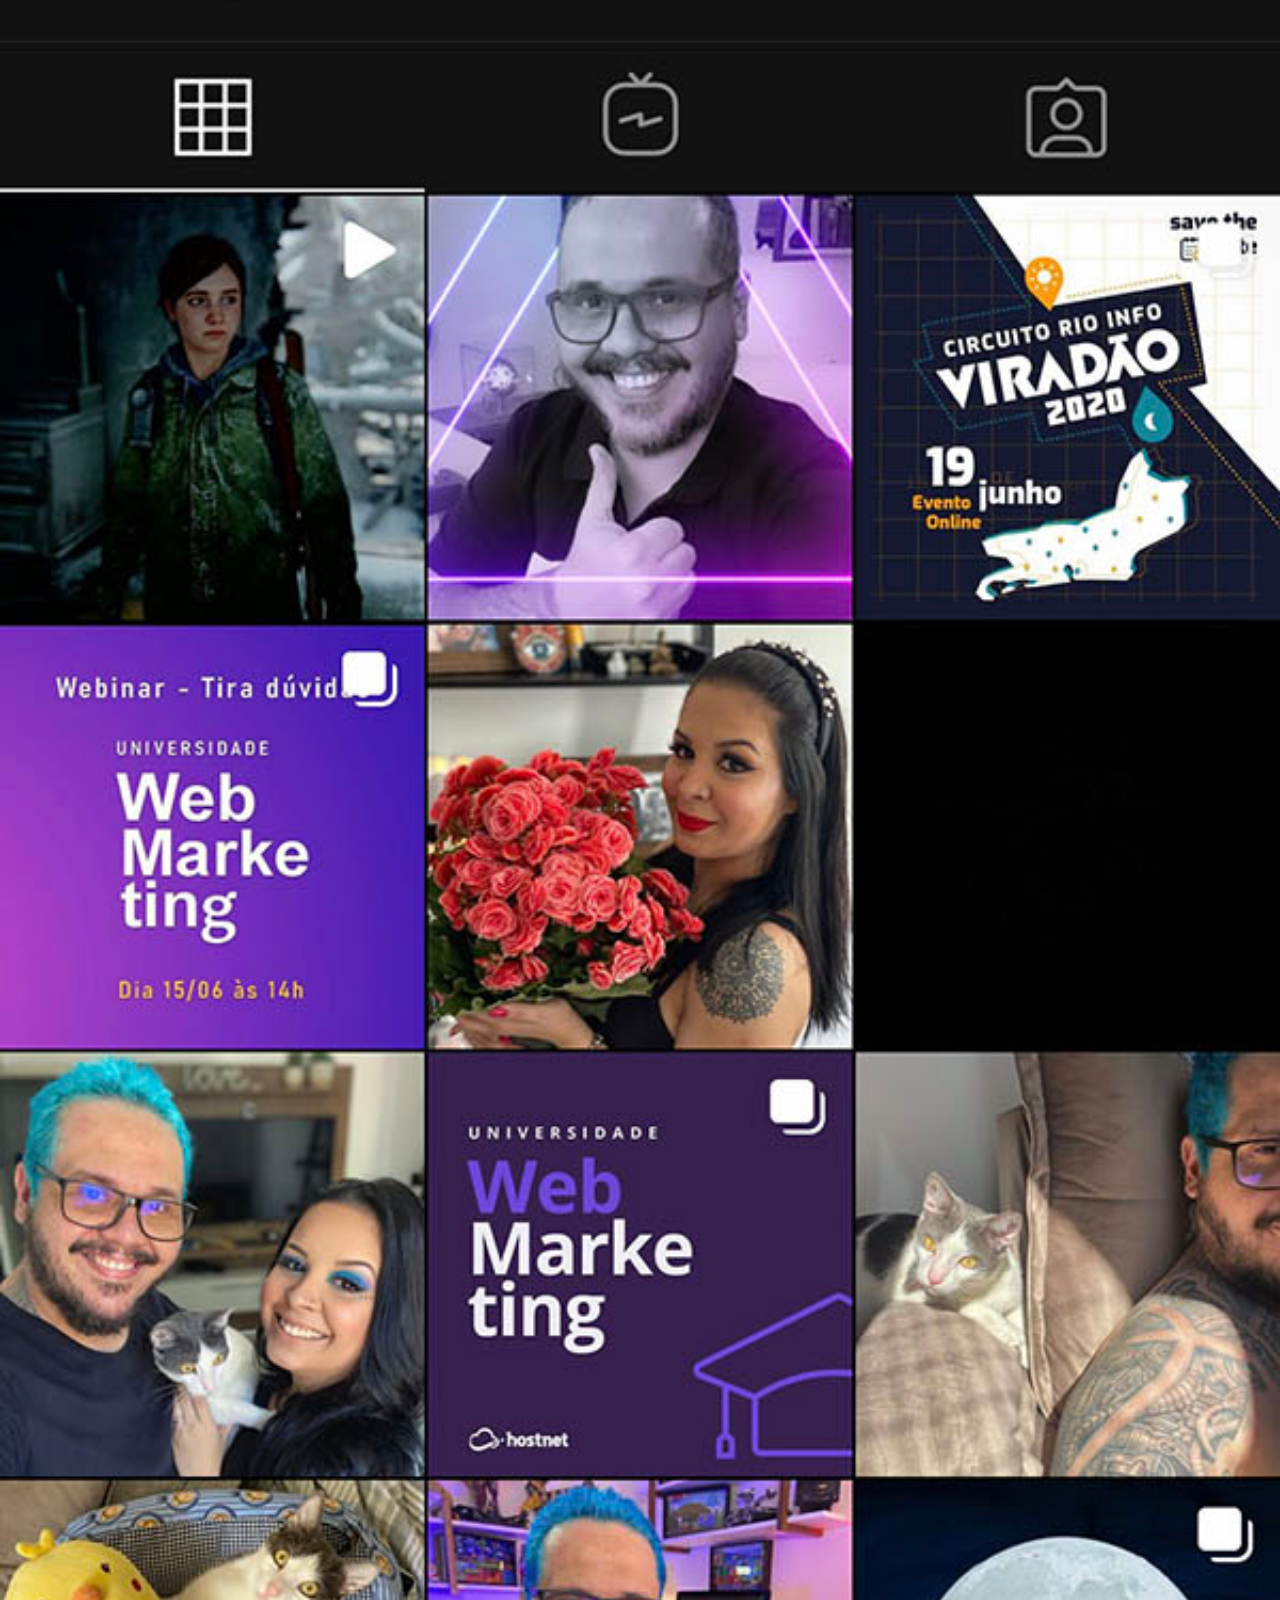
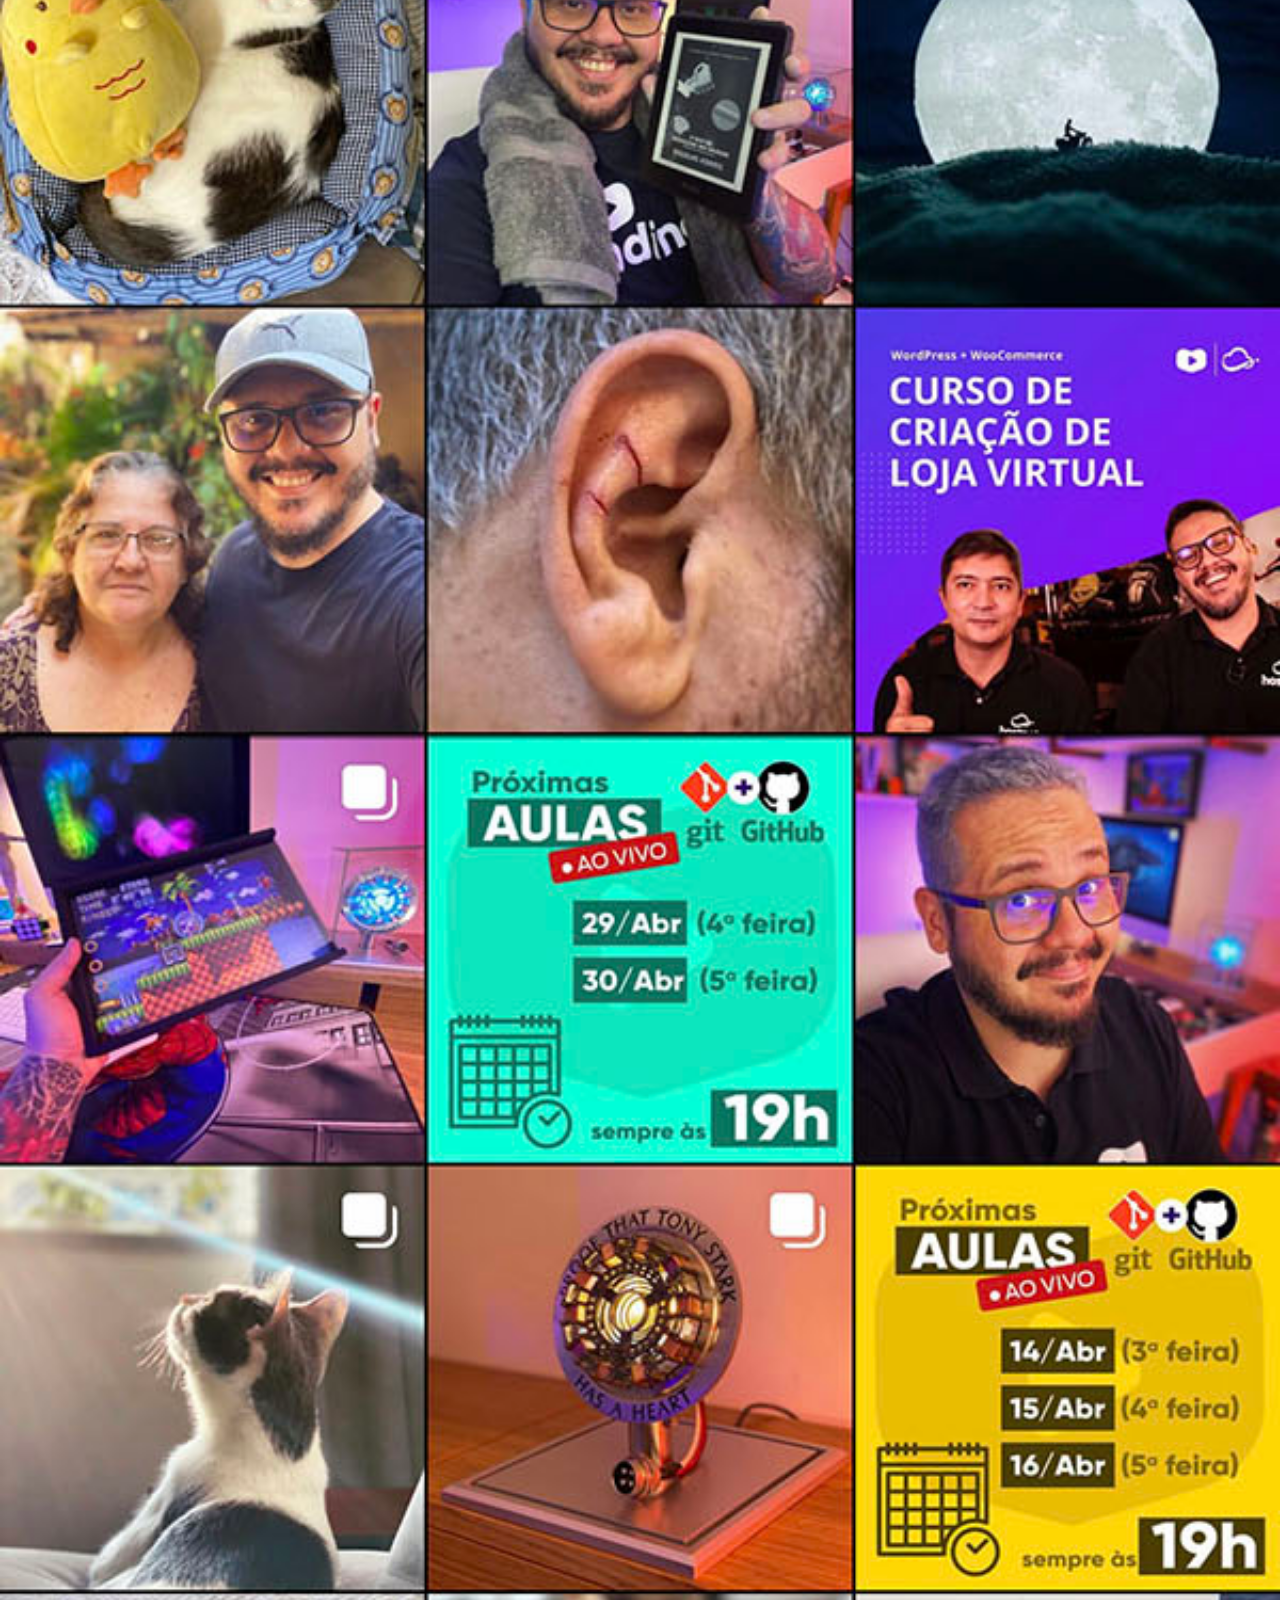
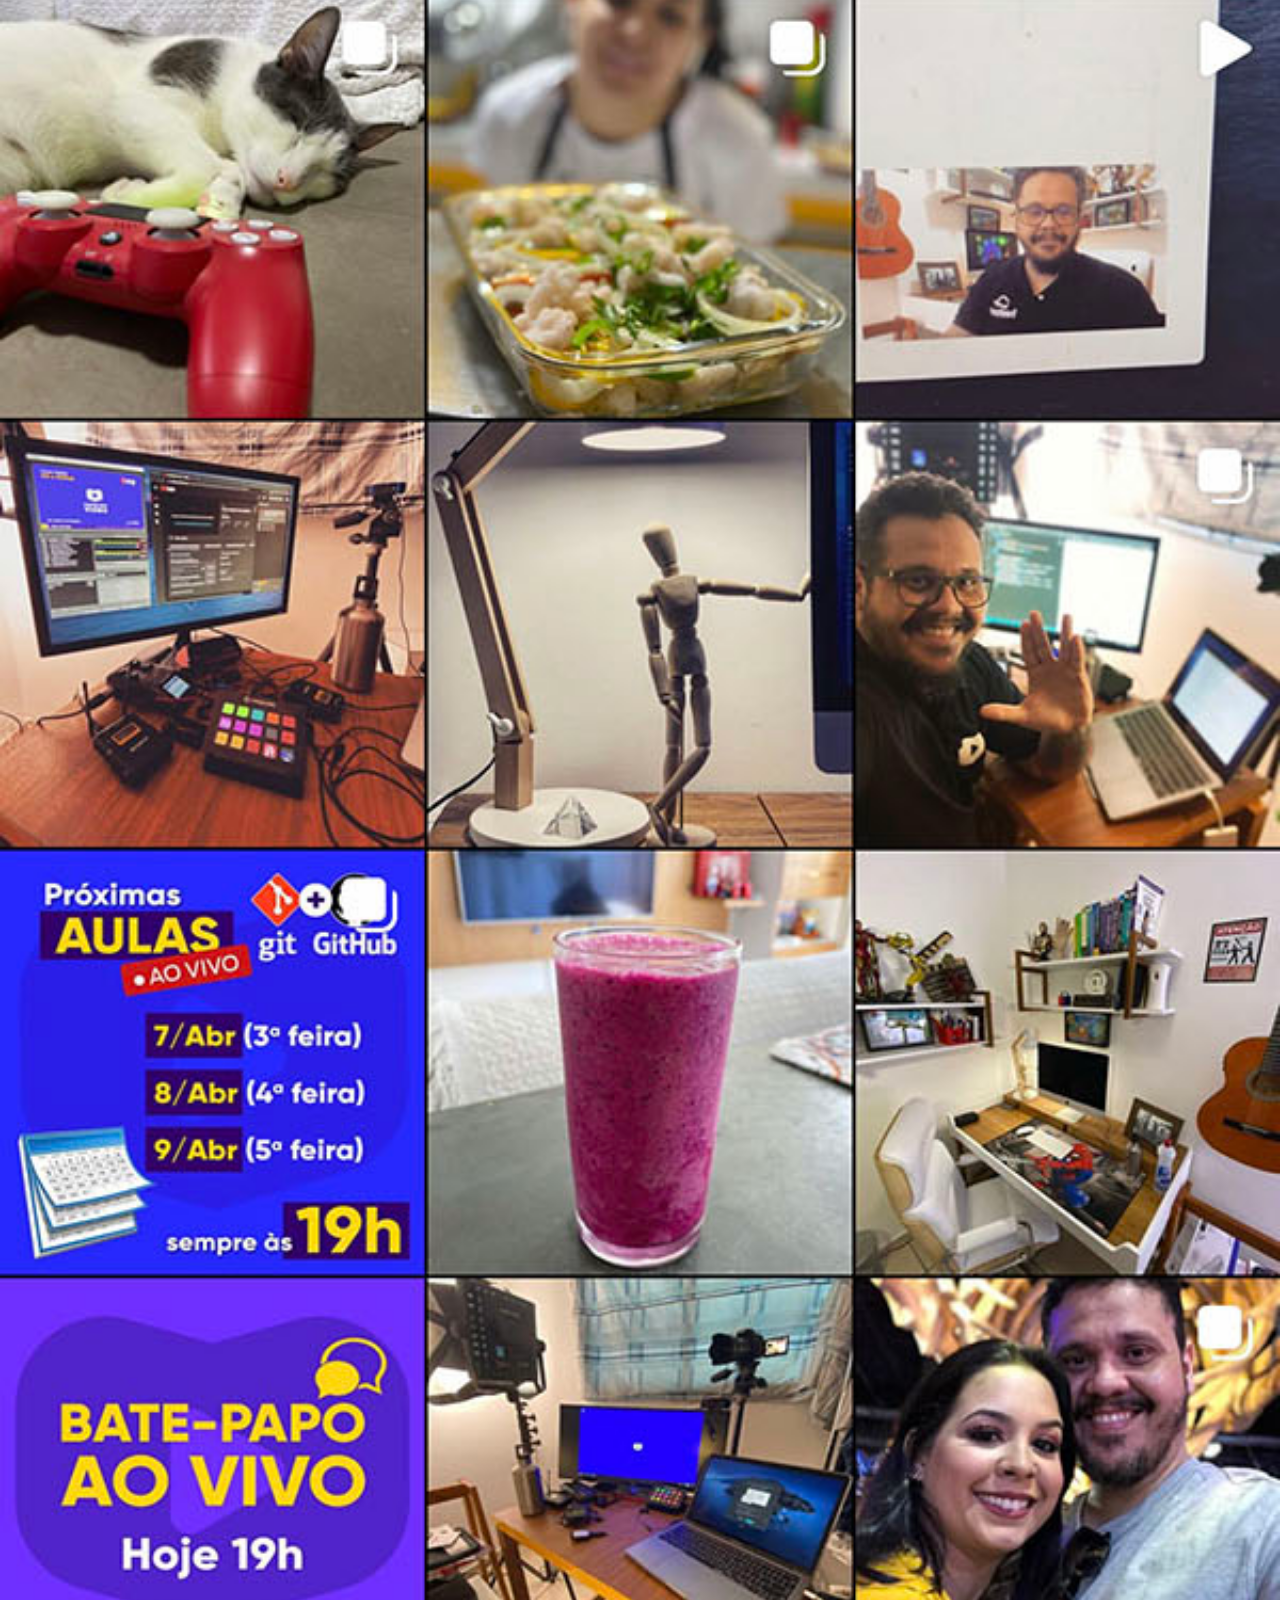
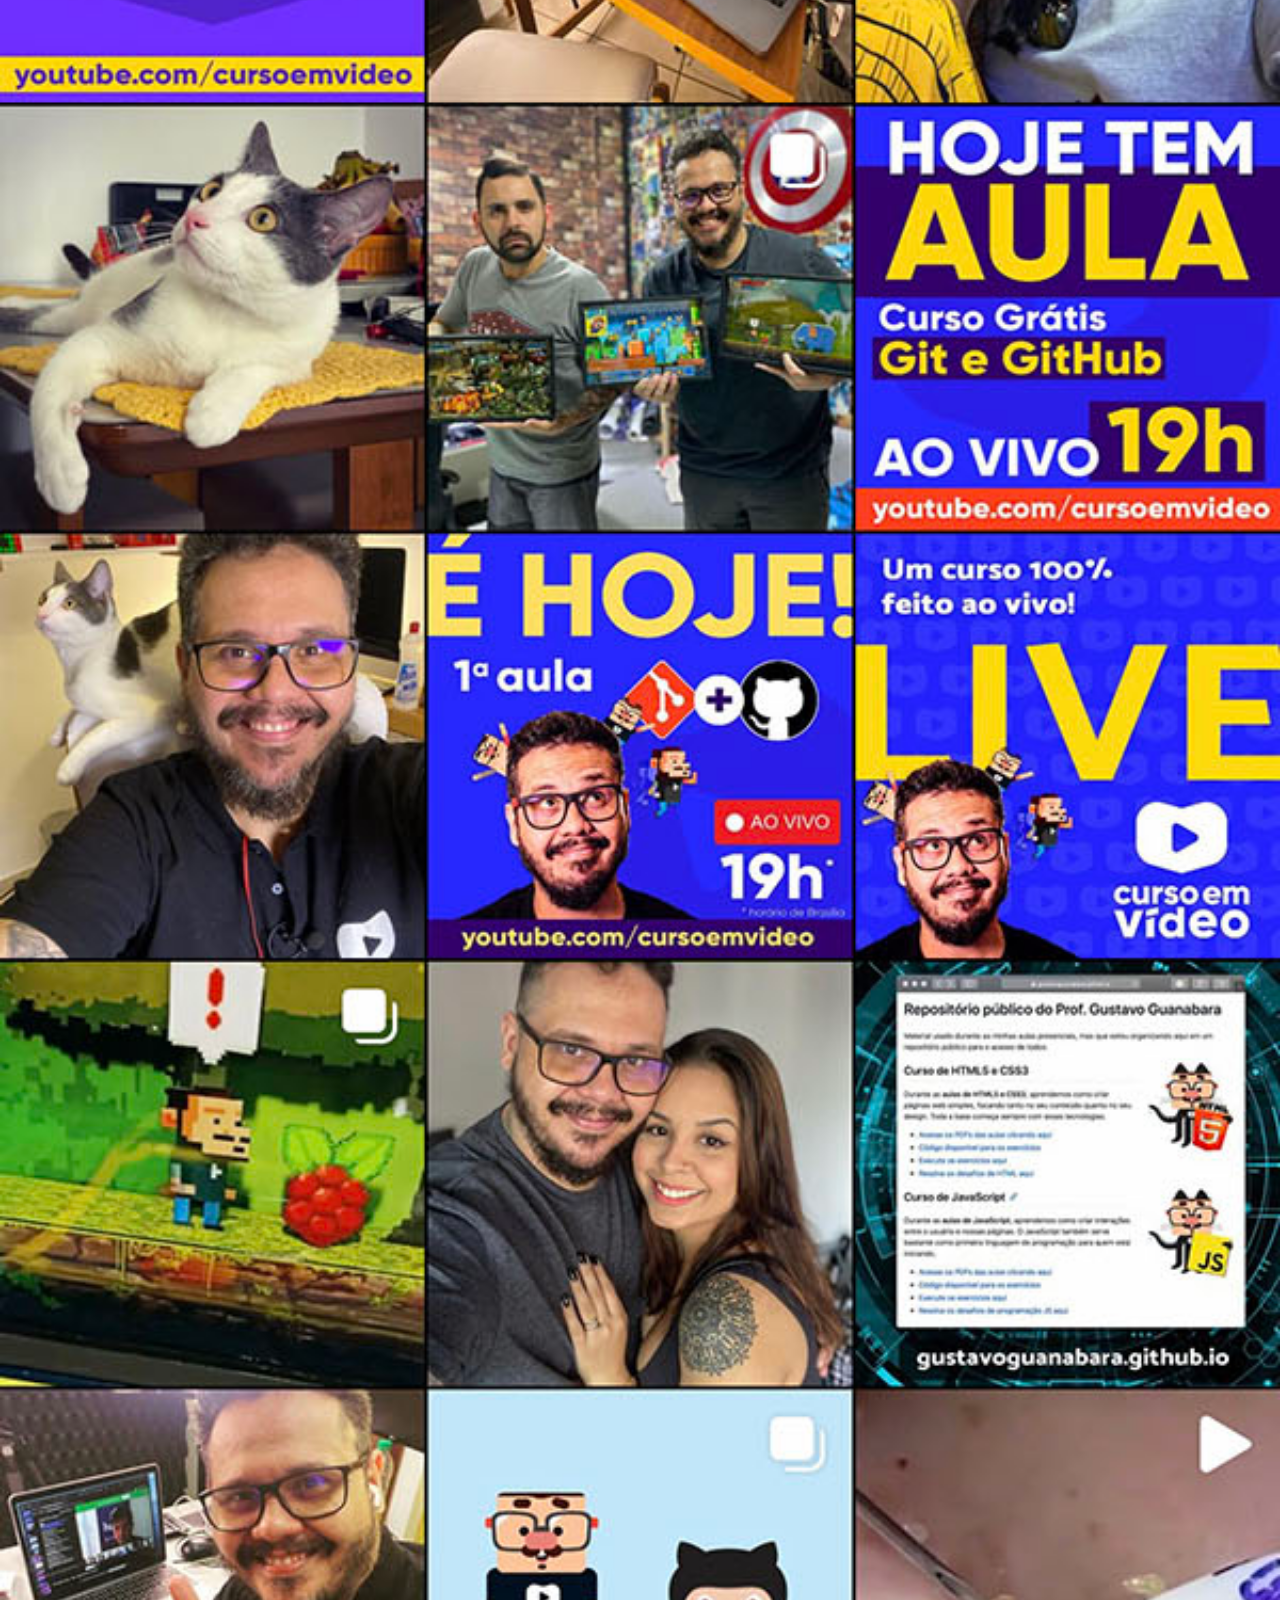
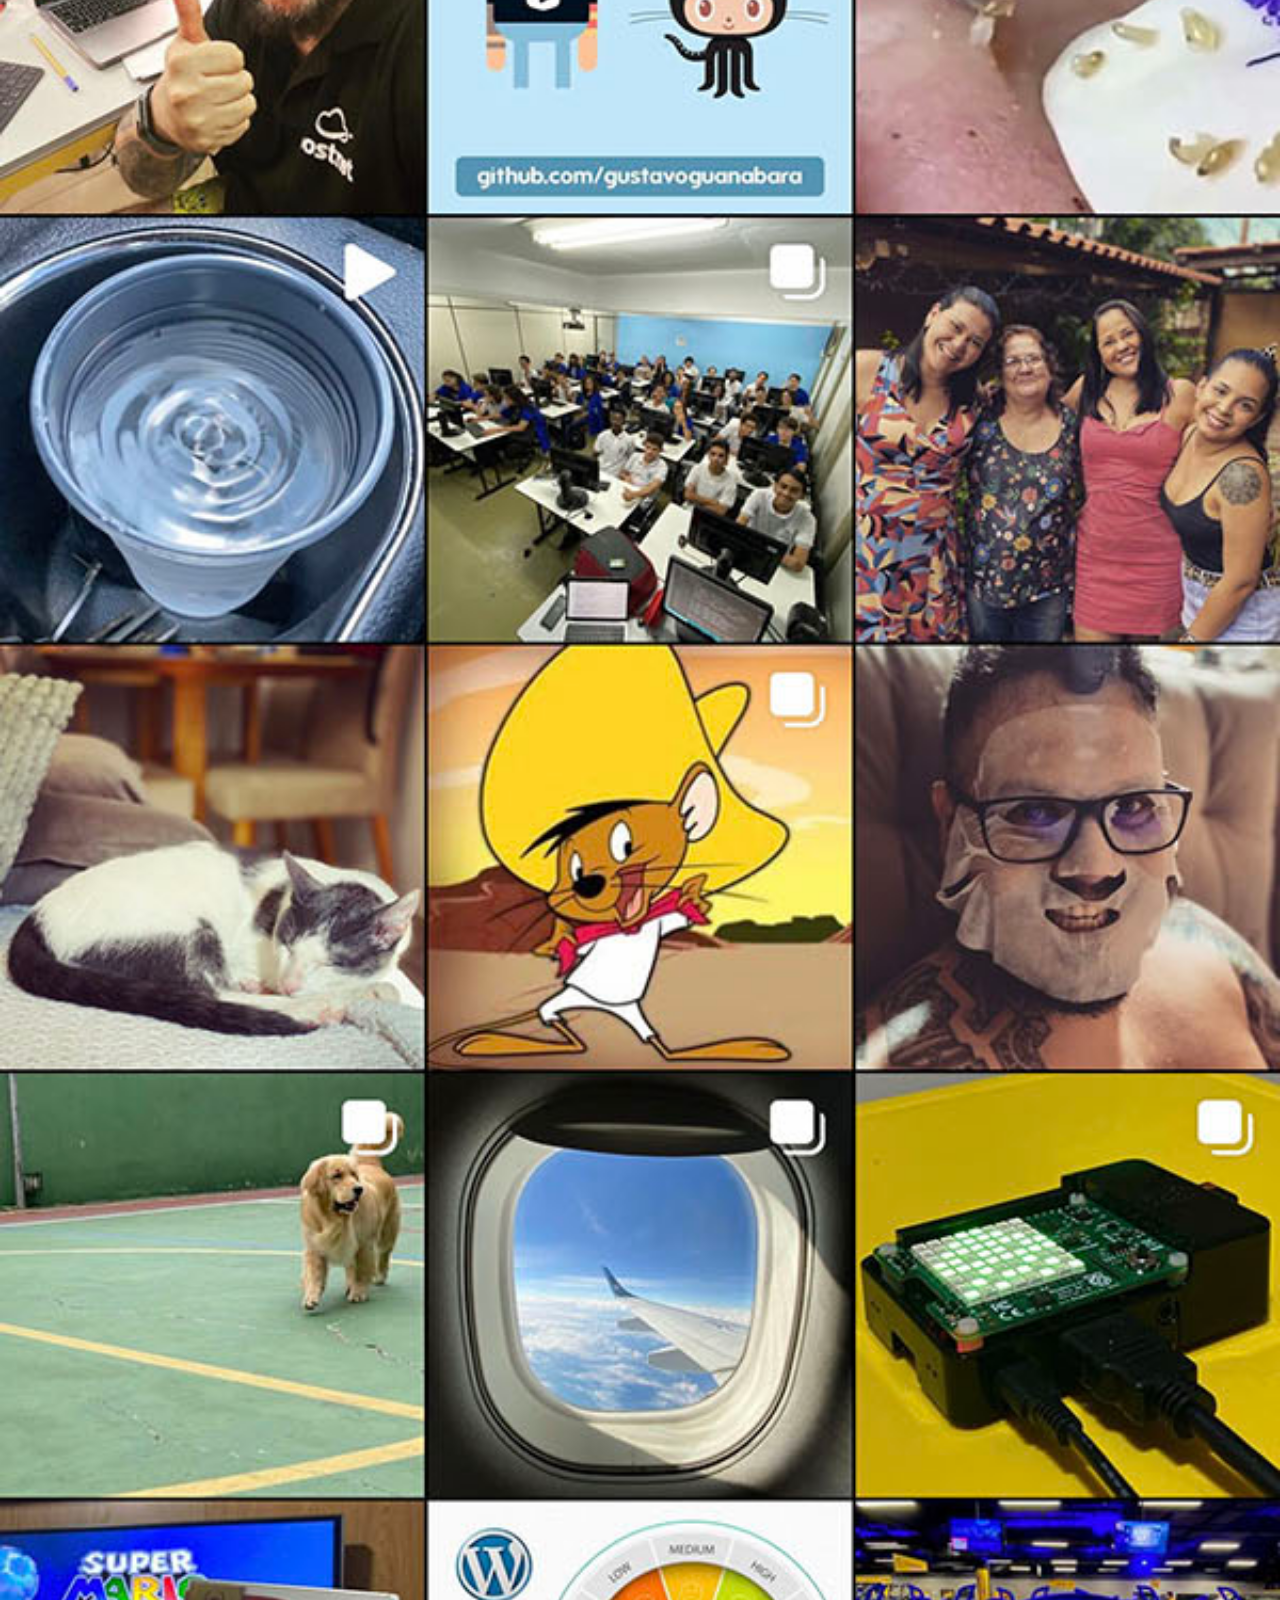
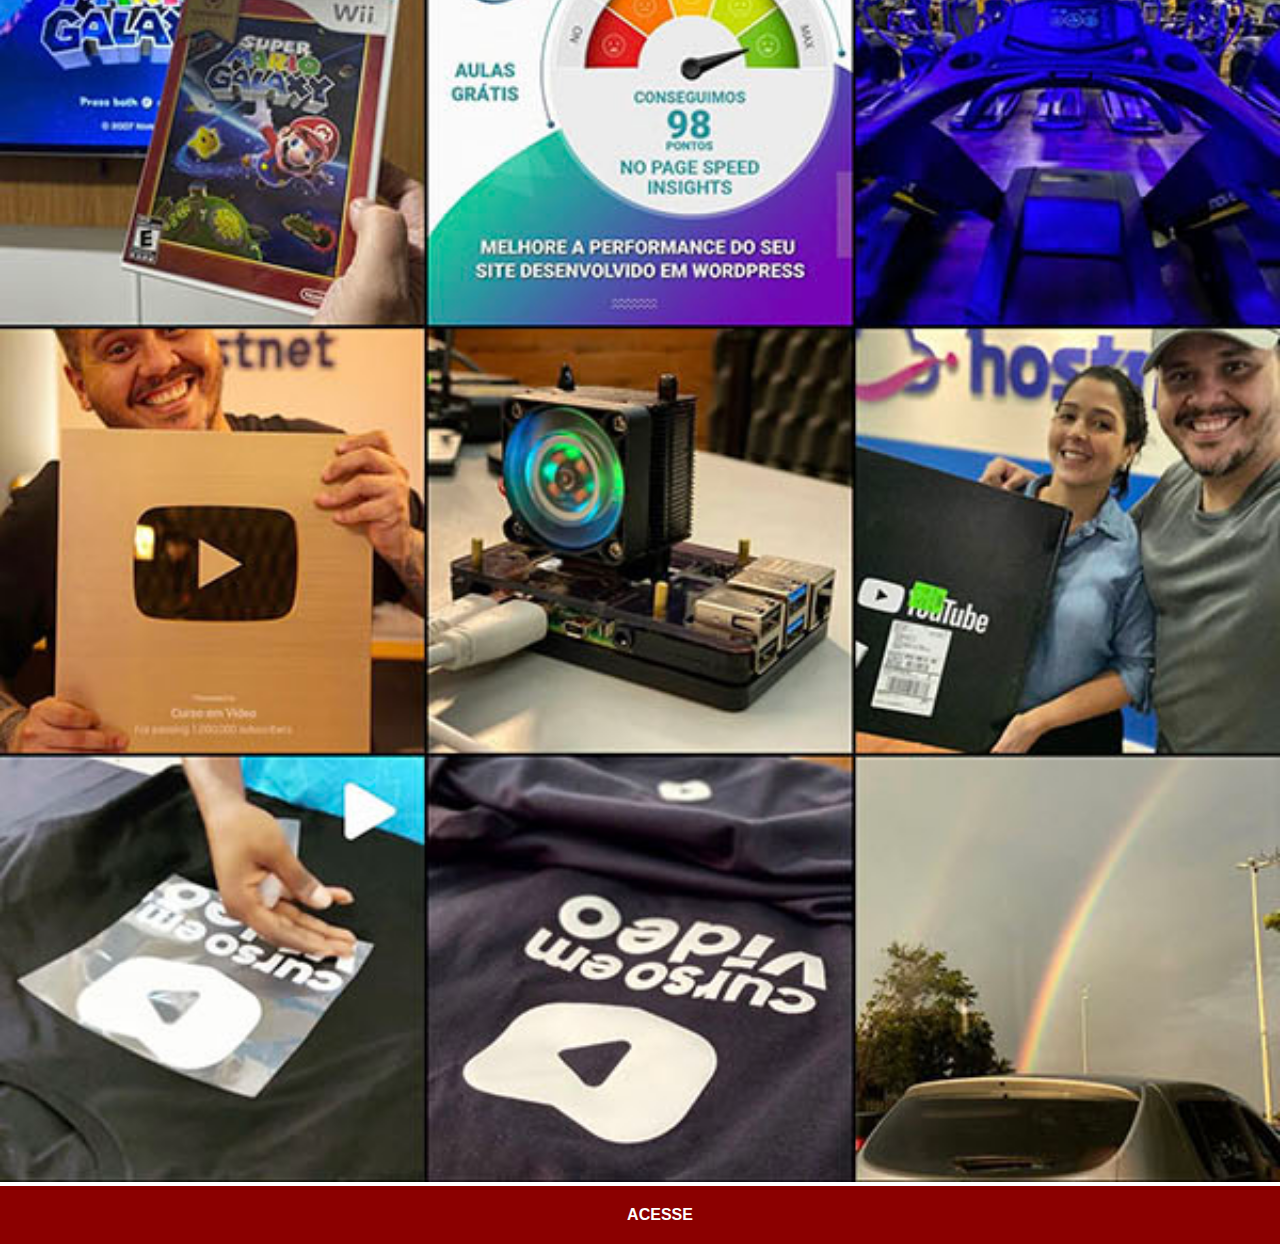
<file: instragam.html>
<!DOCTYPE html>
<html lang="en">
<head>
    <meta charset="UTF-8">
    <meta http-equiv="X-UA-Compatible" content="IE=edge">
    <meta name="viewport" content="width=device-width, initial-scale=1.0">
    <title>Instagram</title>
    <link rel="stylesheet" href="estilos/social.css">
</head>
<body>
    <img src="imagens/tela-instagram.jpg" alt="Tela Instagram">
    <a href="https://www.instagram.com/petronio5/" target="_blank">ACESSE</a>
</body>
</html>
</file>
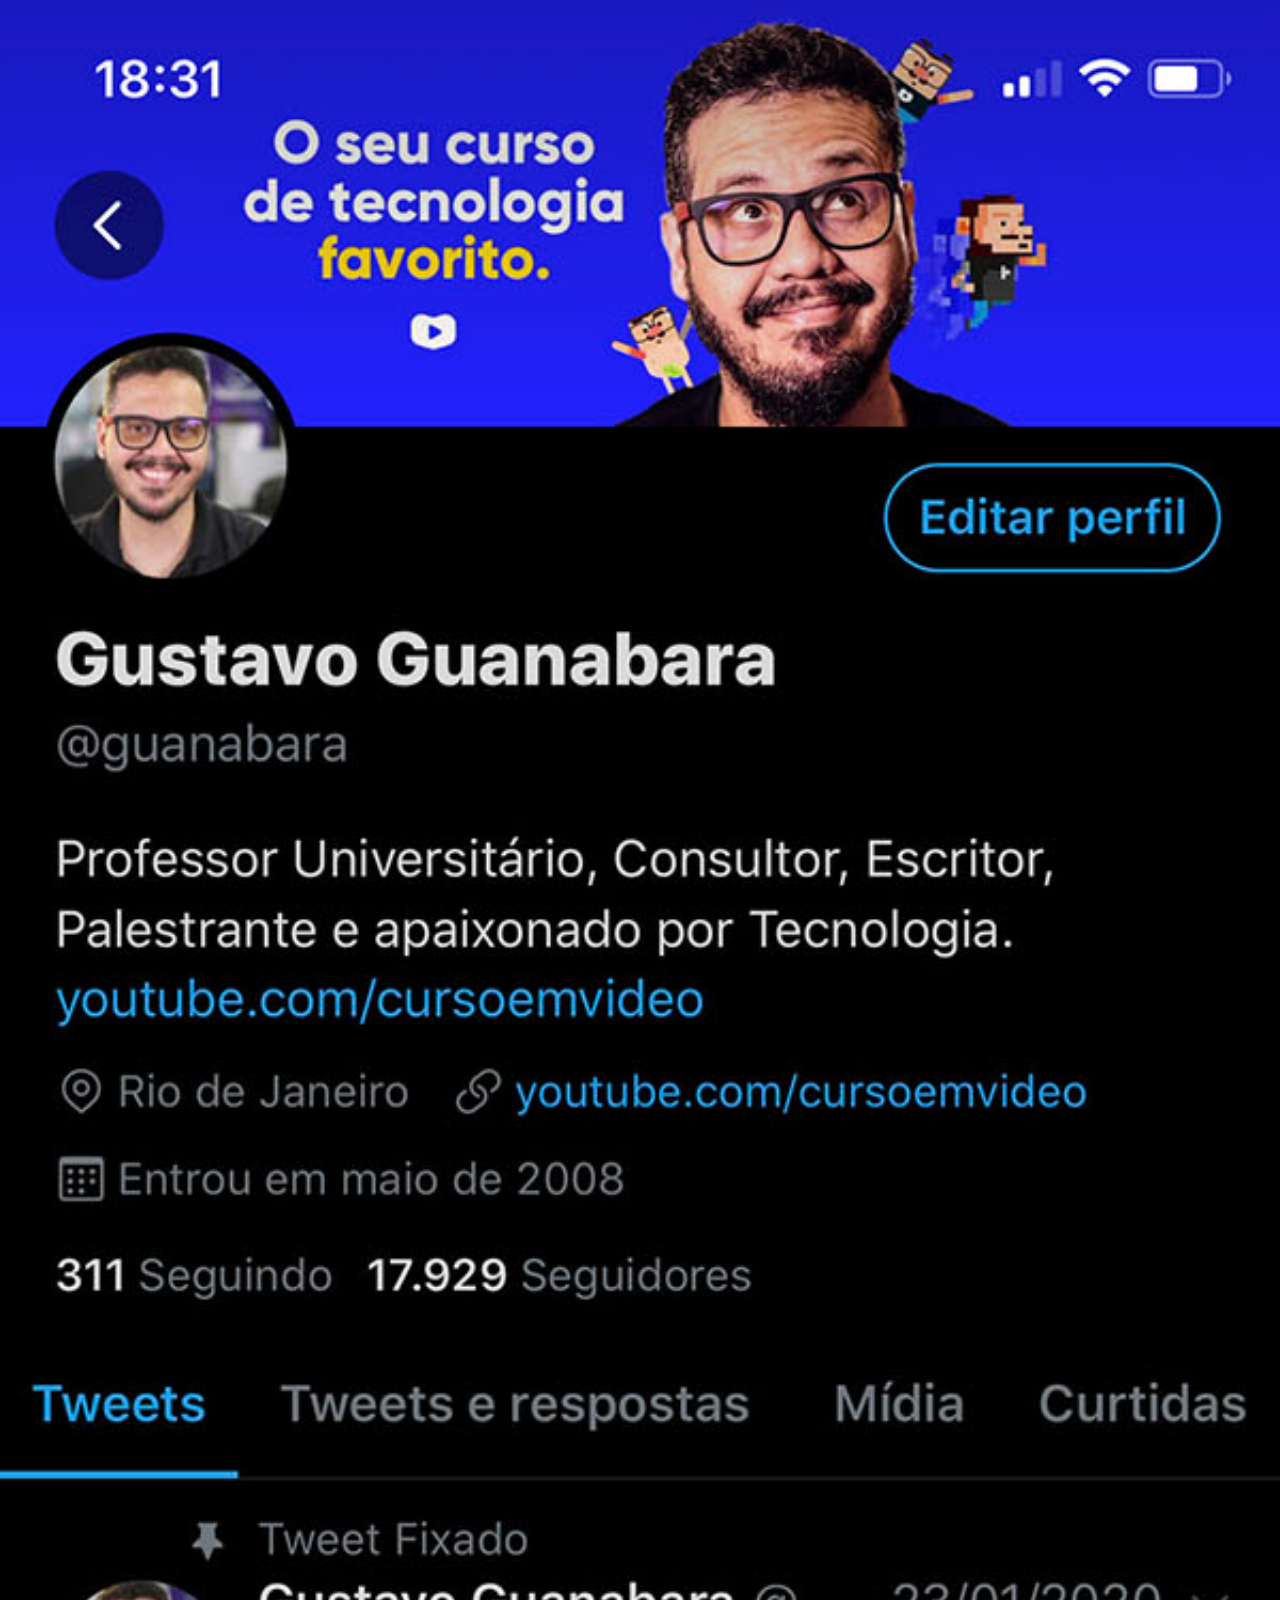
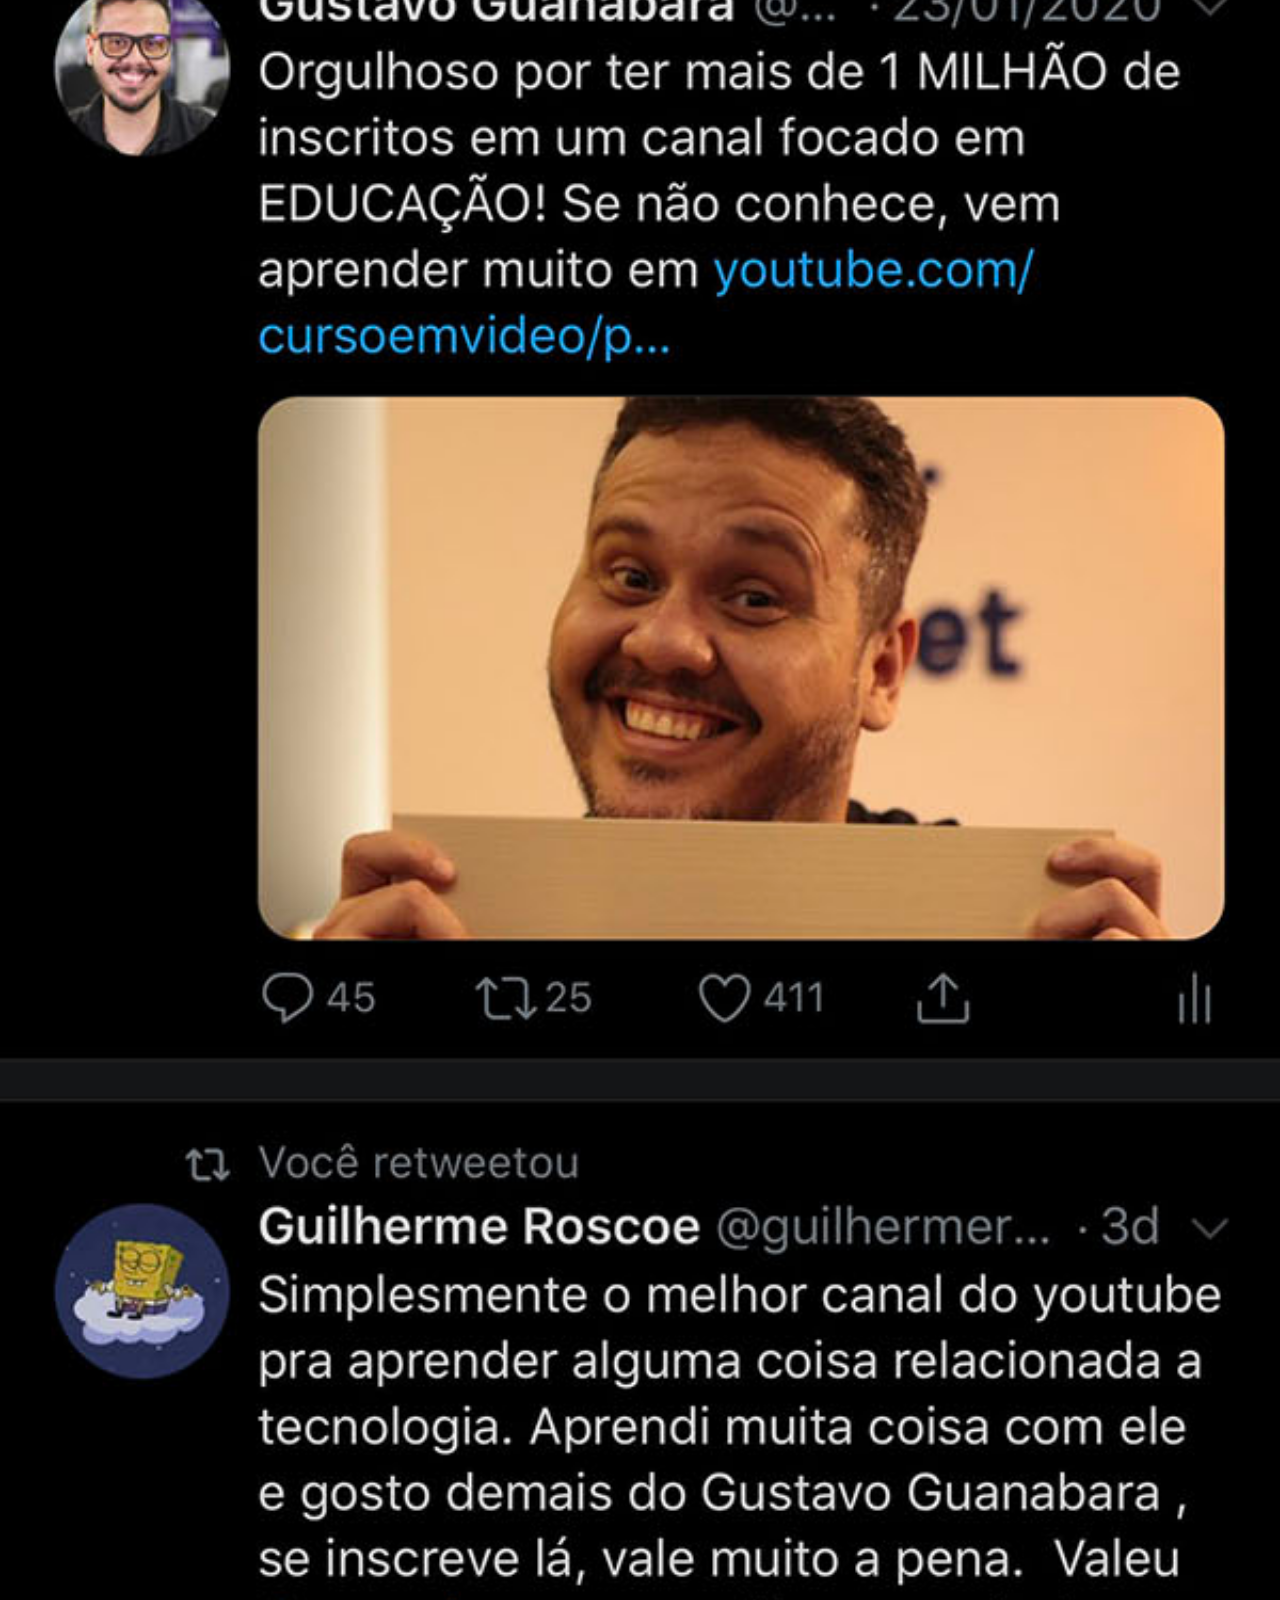
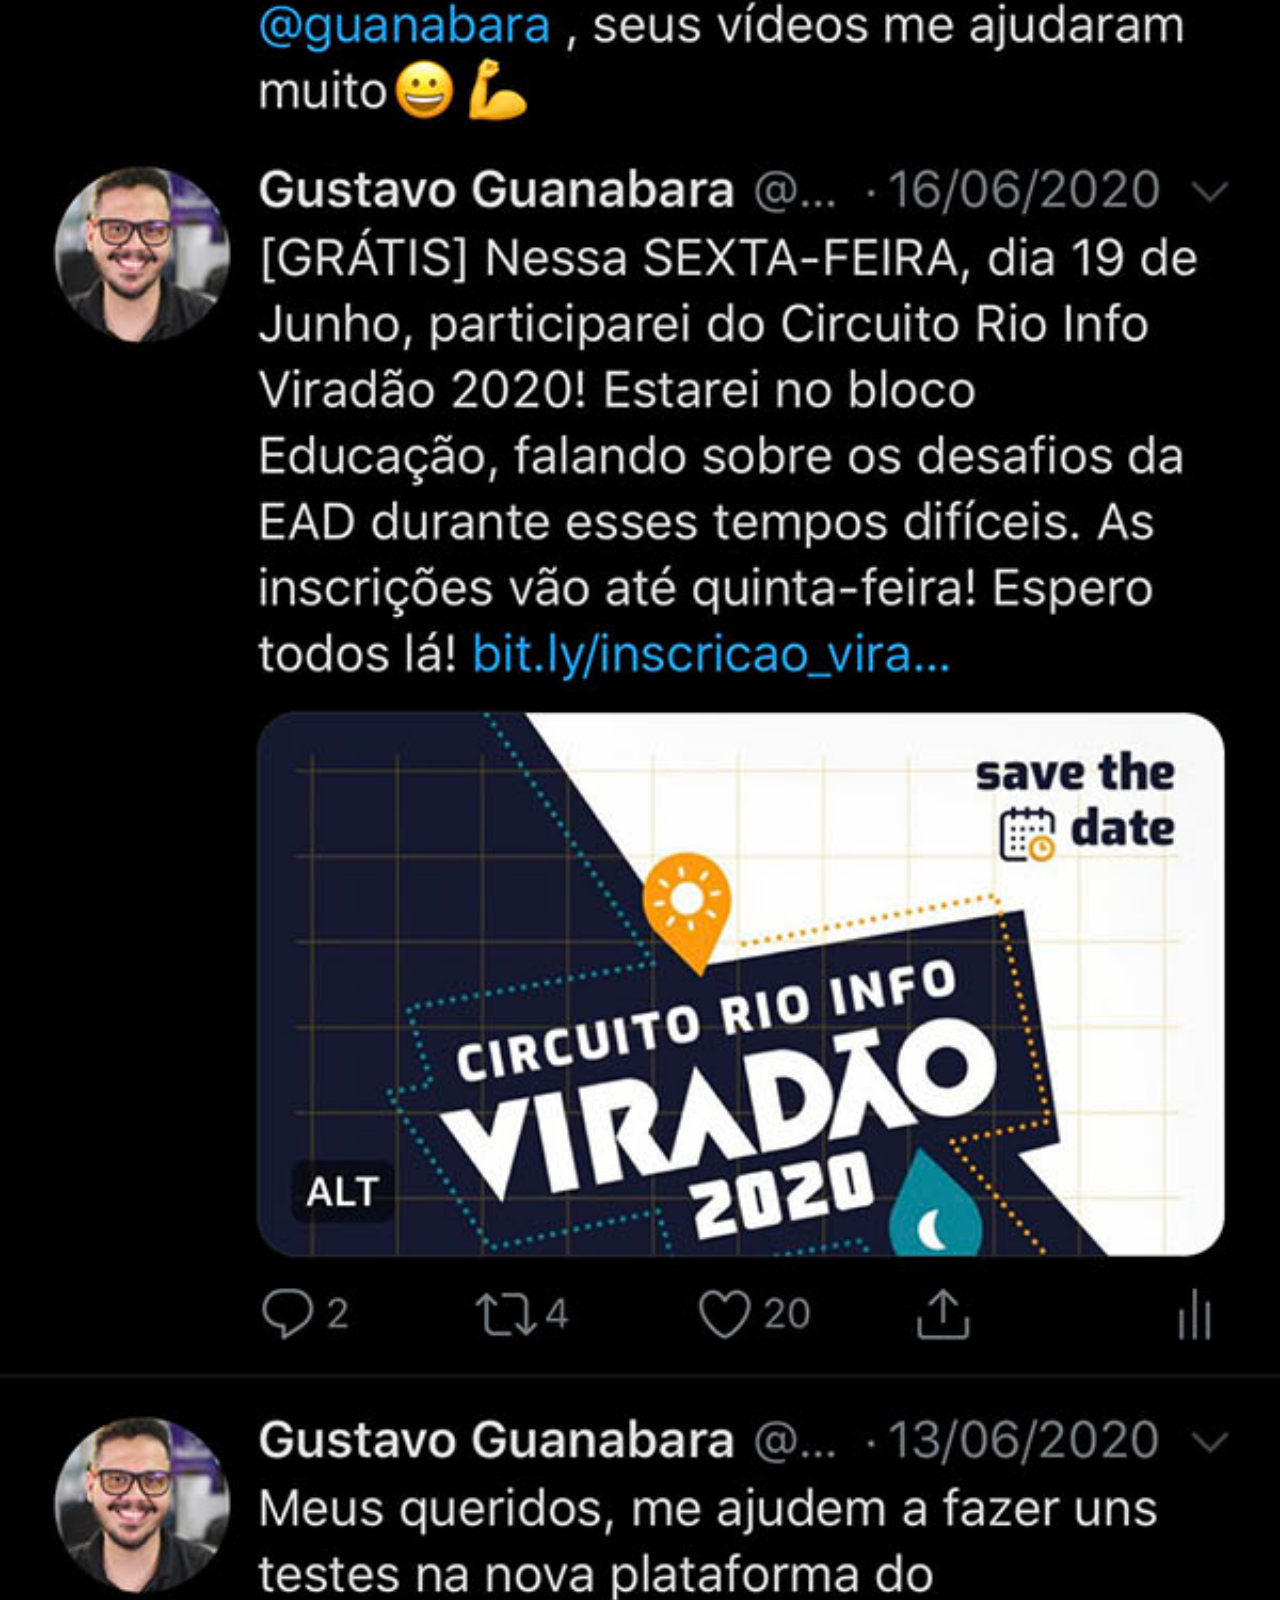
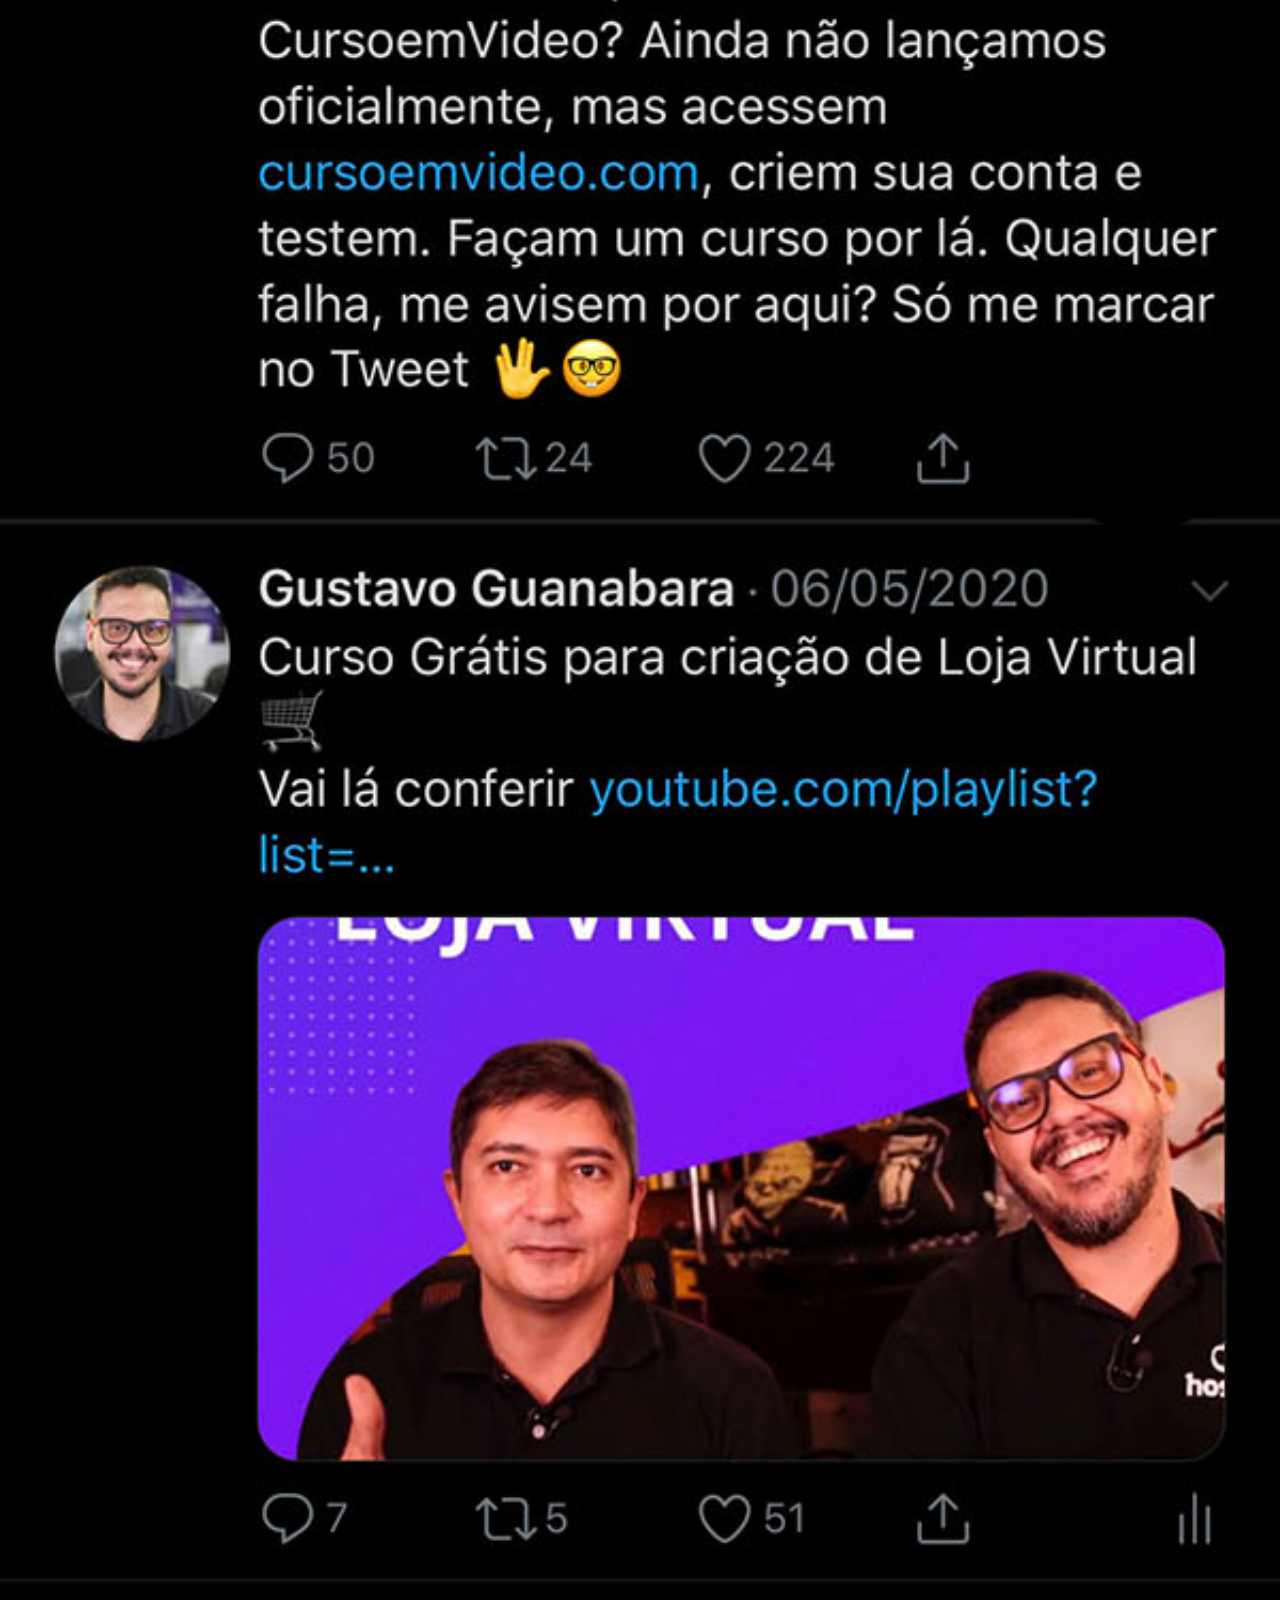
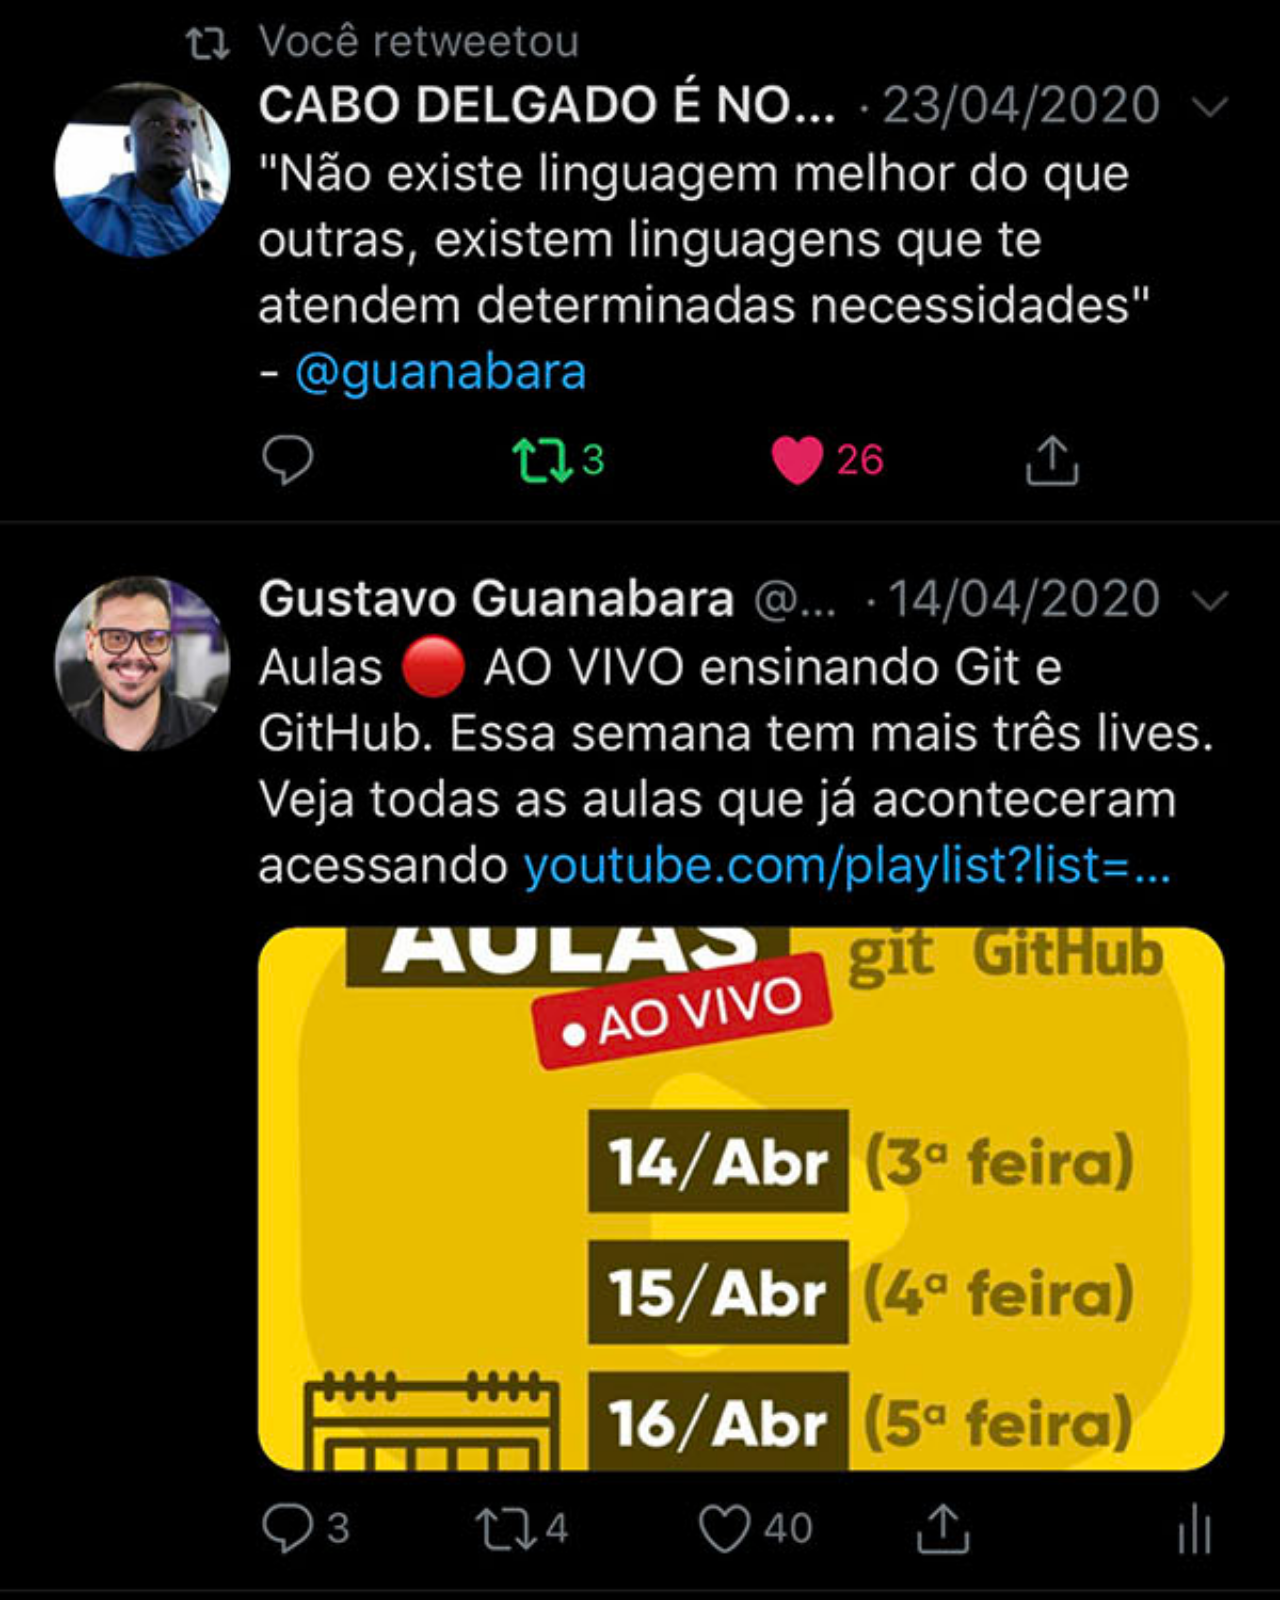
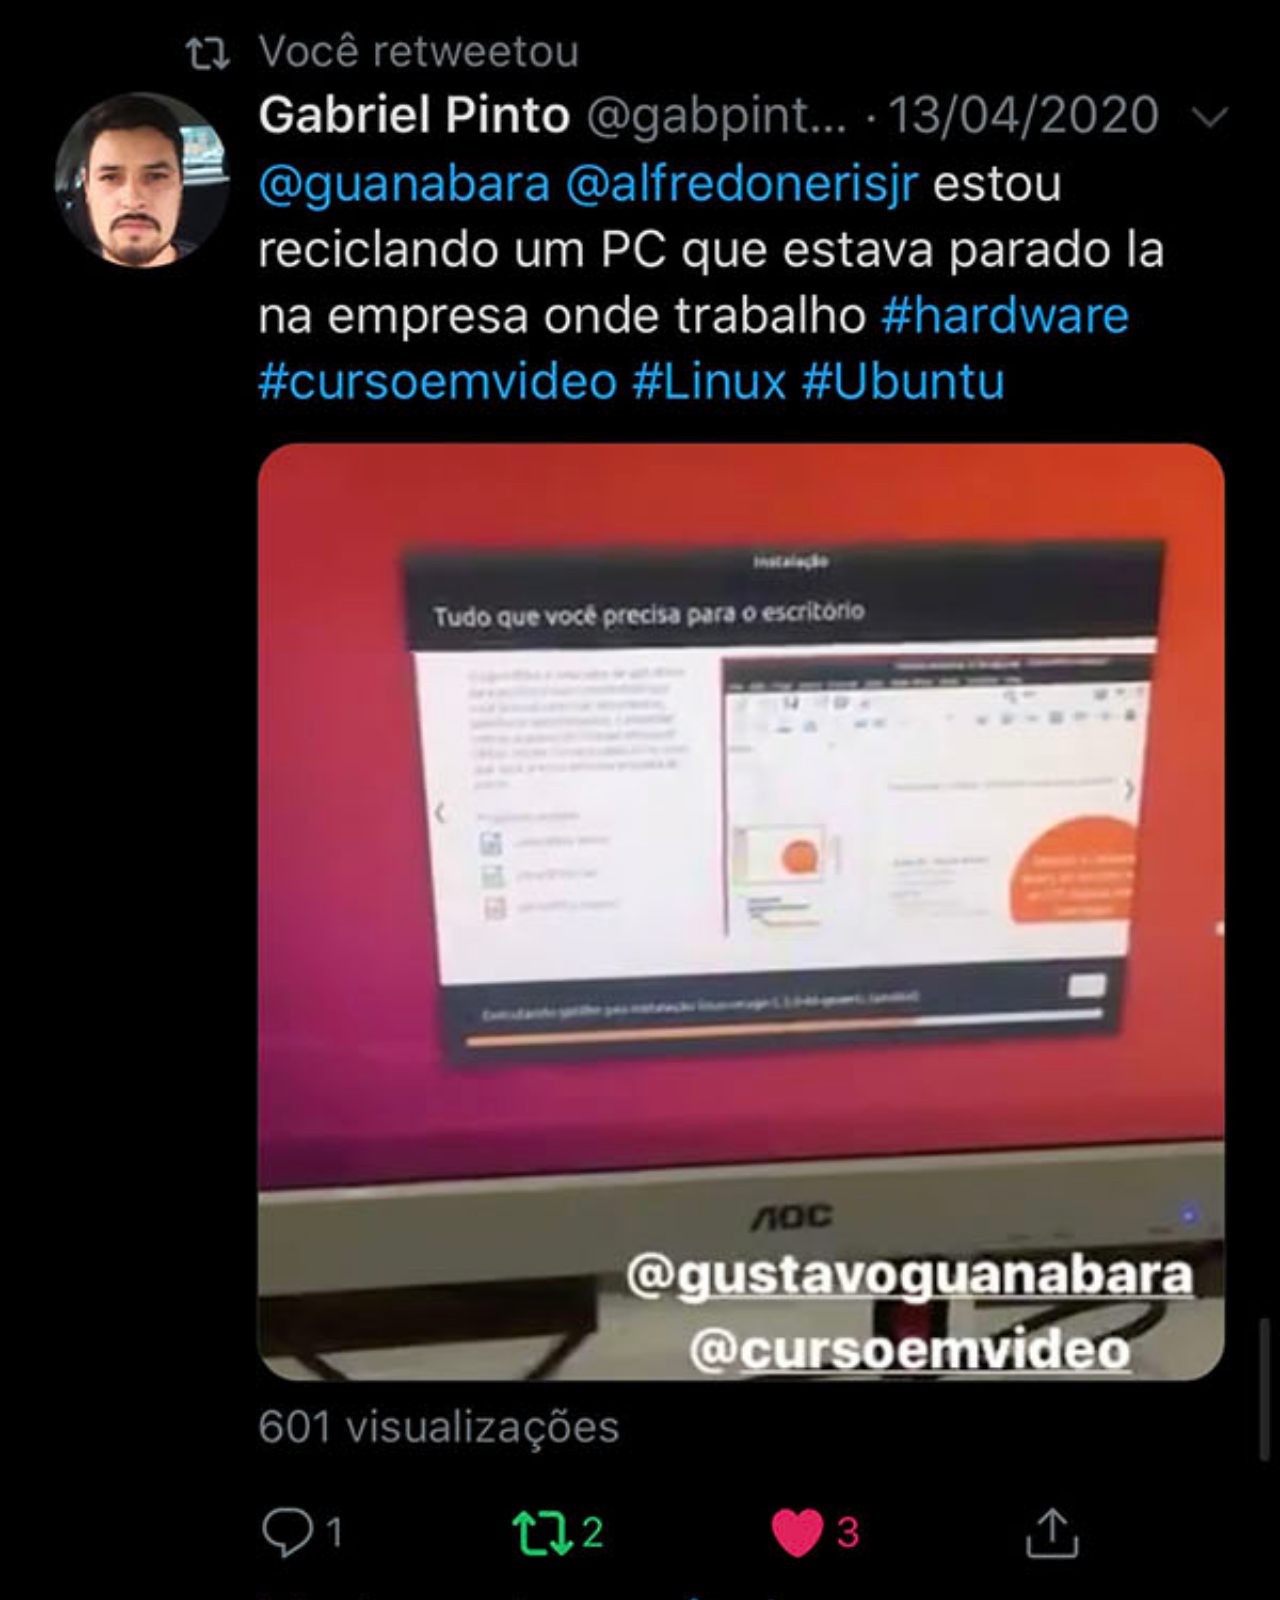
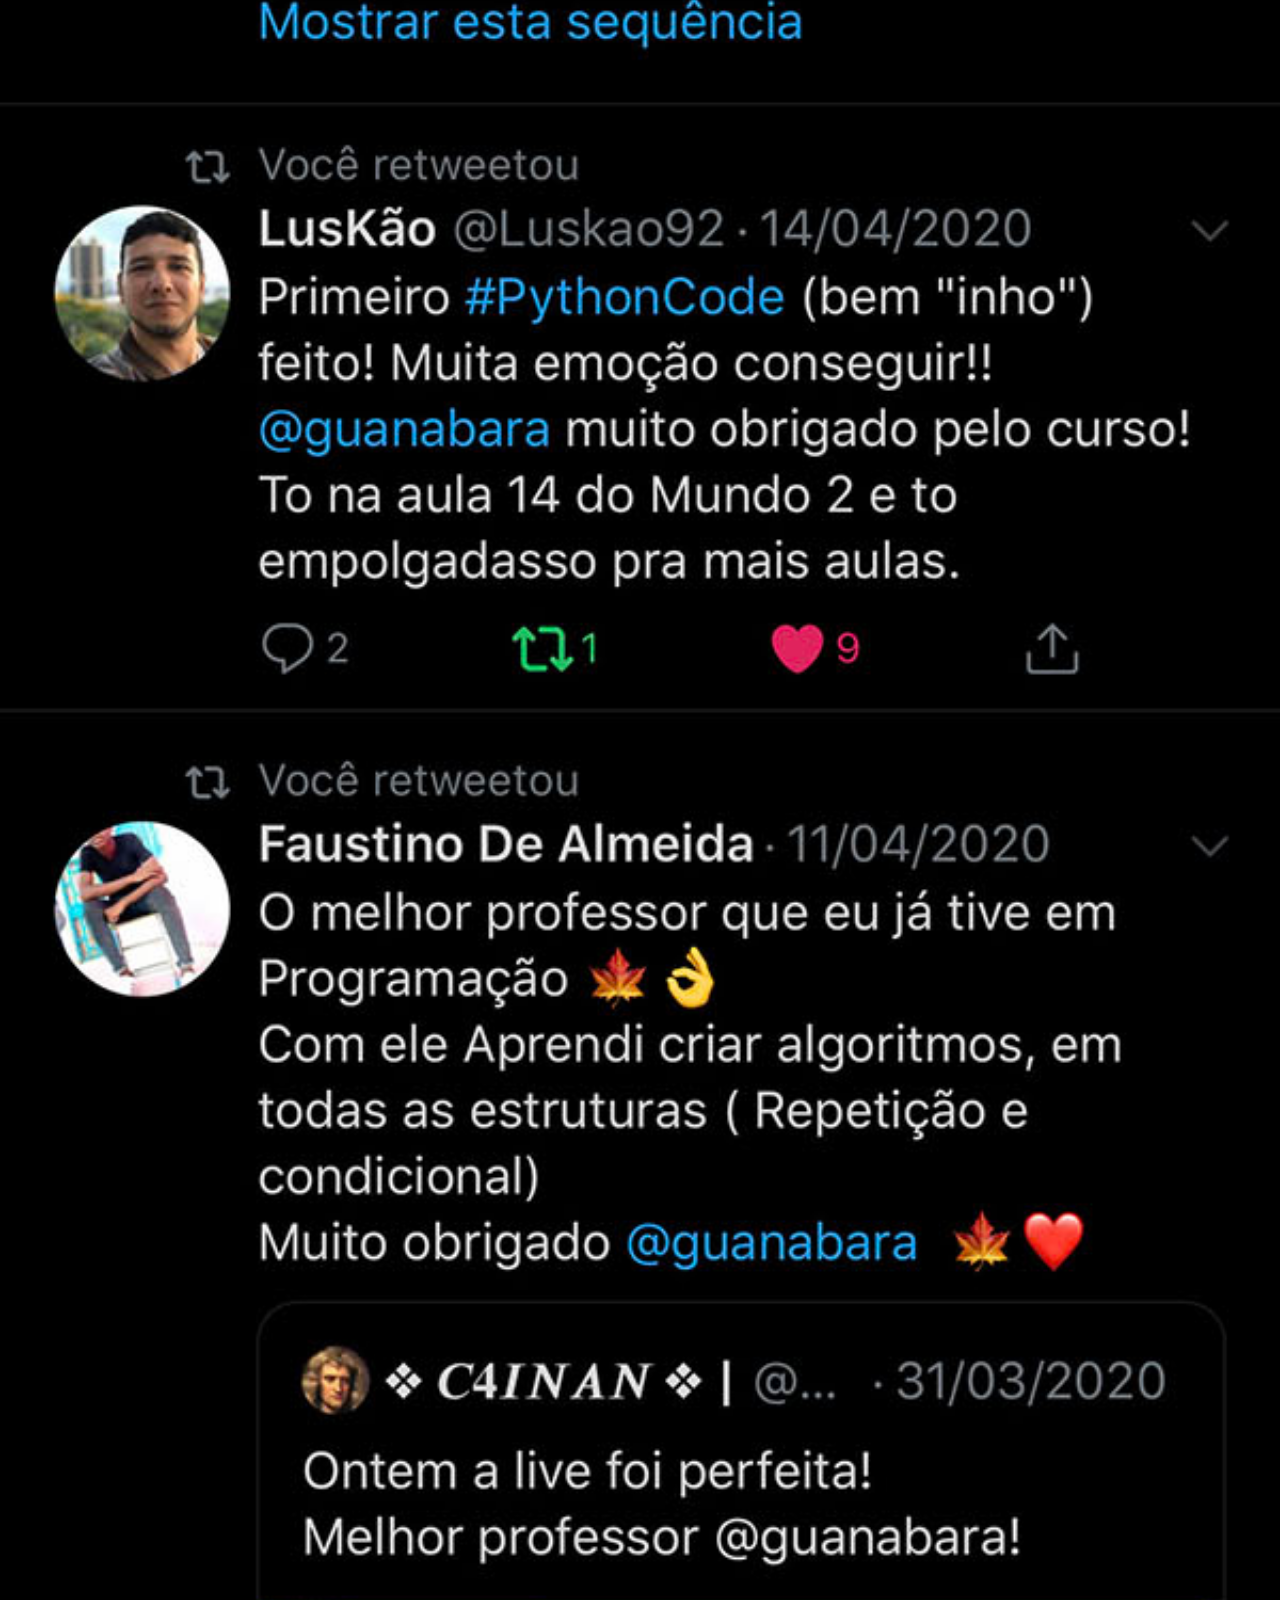
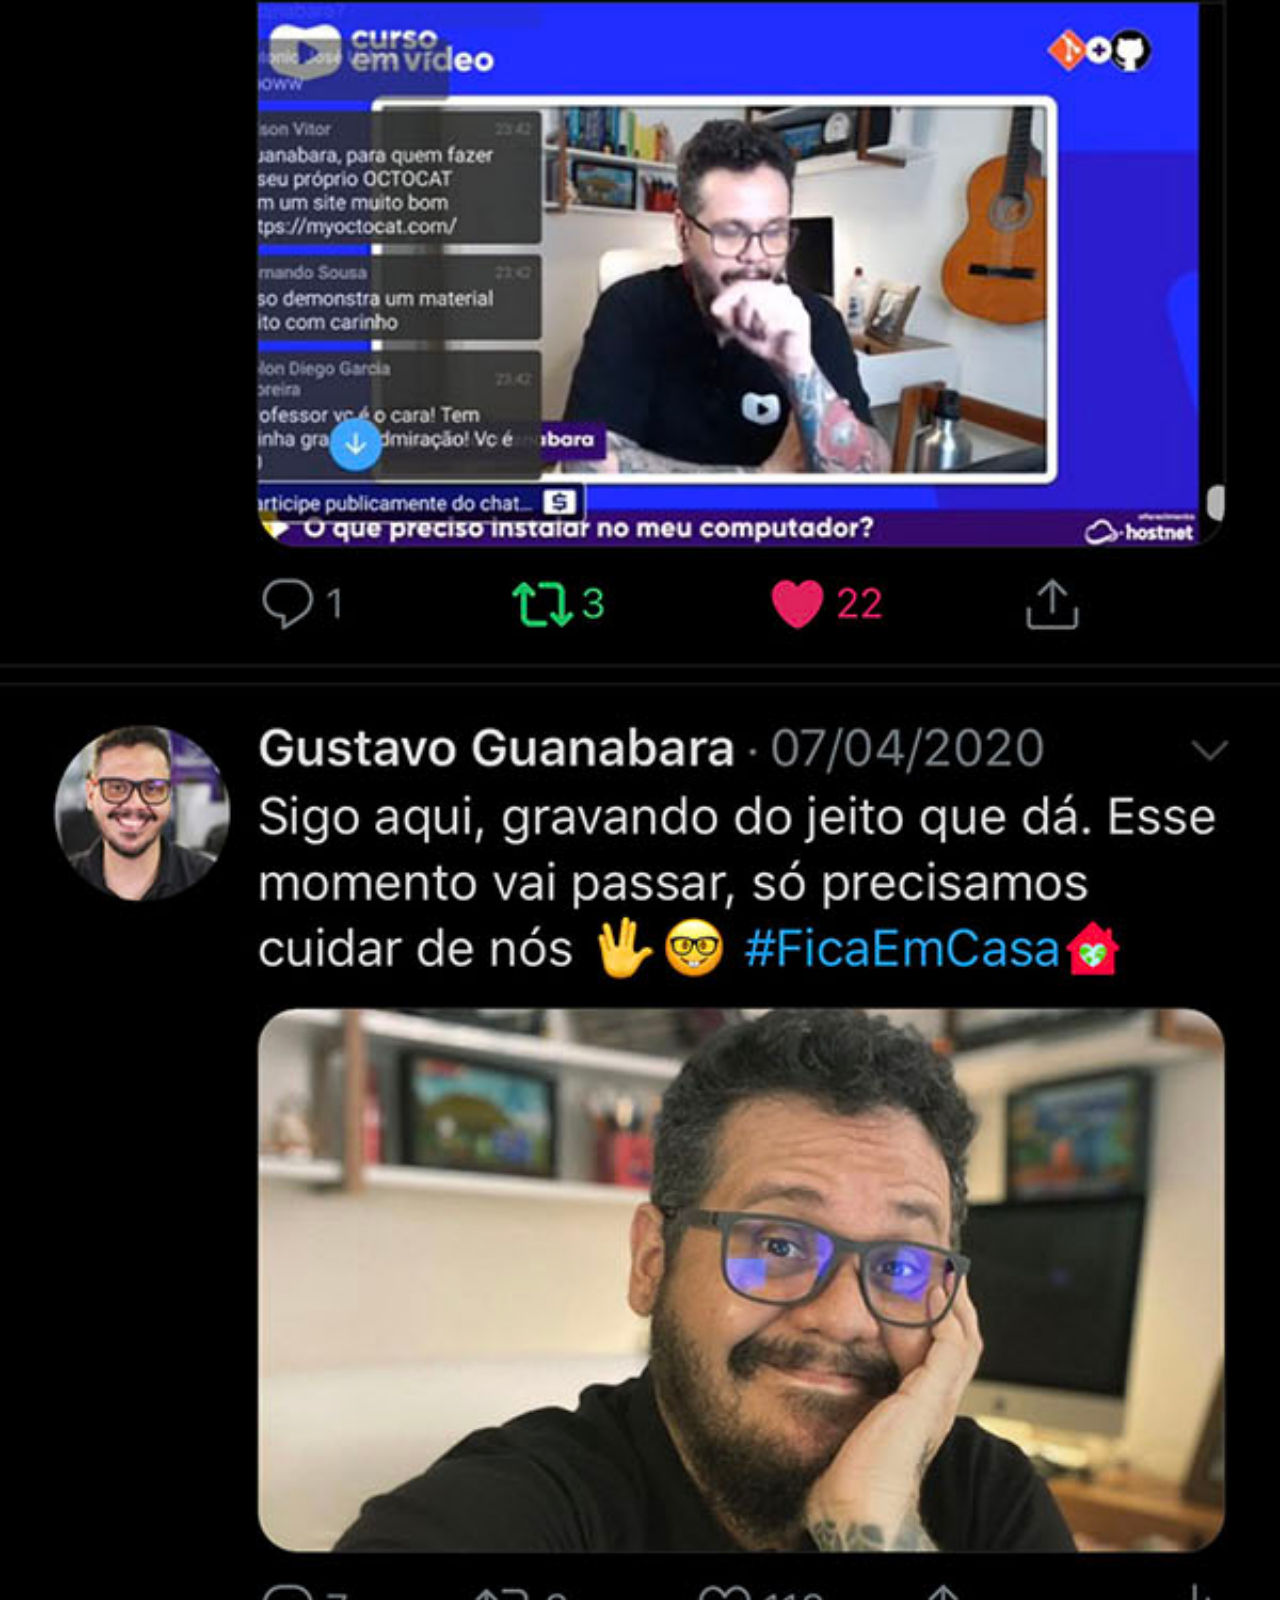
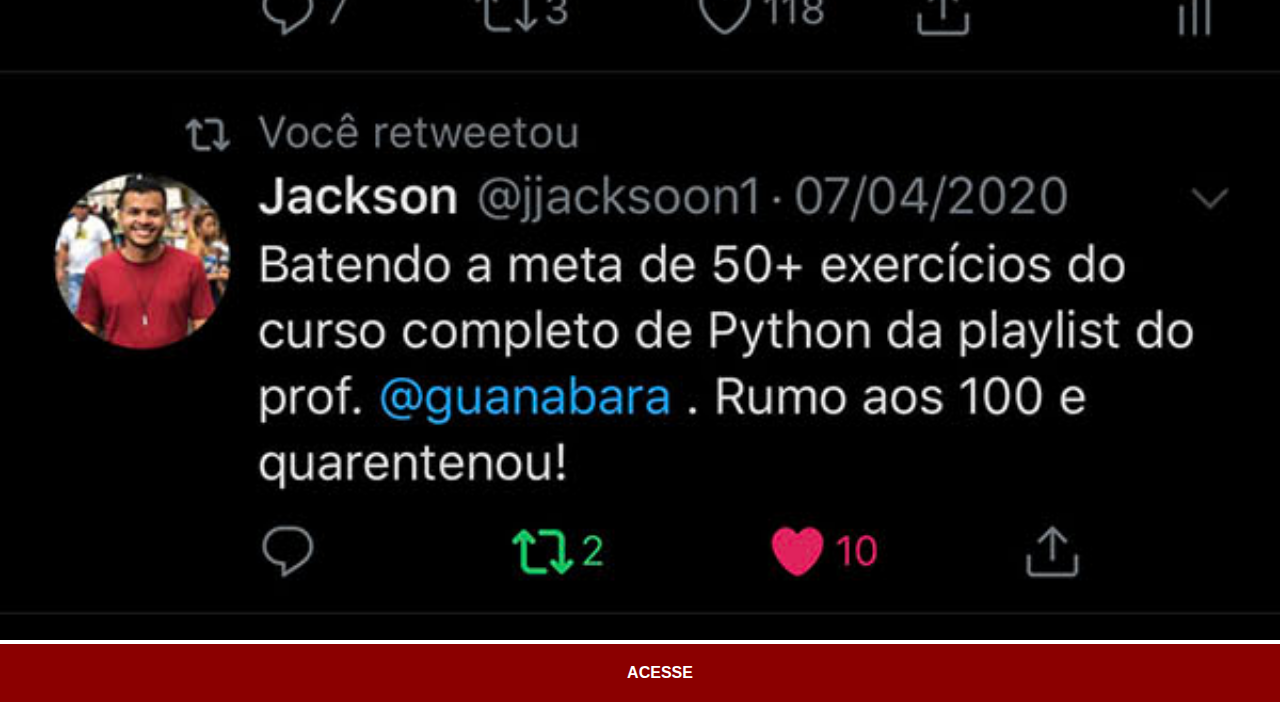
<file: twitter.html>
<!DOCTYPE html>
<html lang="en">
<head>
    <meta charset="UTF-8">
    <meta http-equiv="X-UA-Compatible" content="IE=edge">
    <meta name="viewport" content="width=device-width, initial-scale=1.0">
    <title>Twitter</title>
    <link rel="stylesheet" href="estilos/social.css">
</head>
<body>
    <img src="imagens/tela-twitter.jpg" alt="Tela Twitter">
    <a href="https://twitter.com/PetronioJose4" target="_blank">ACESSE</a>
</body>
</html>
</file>
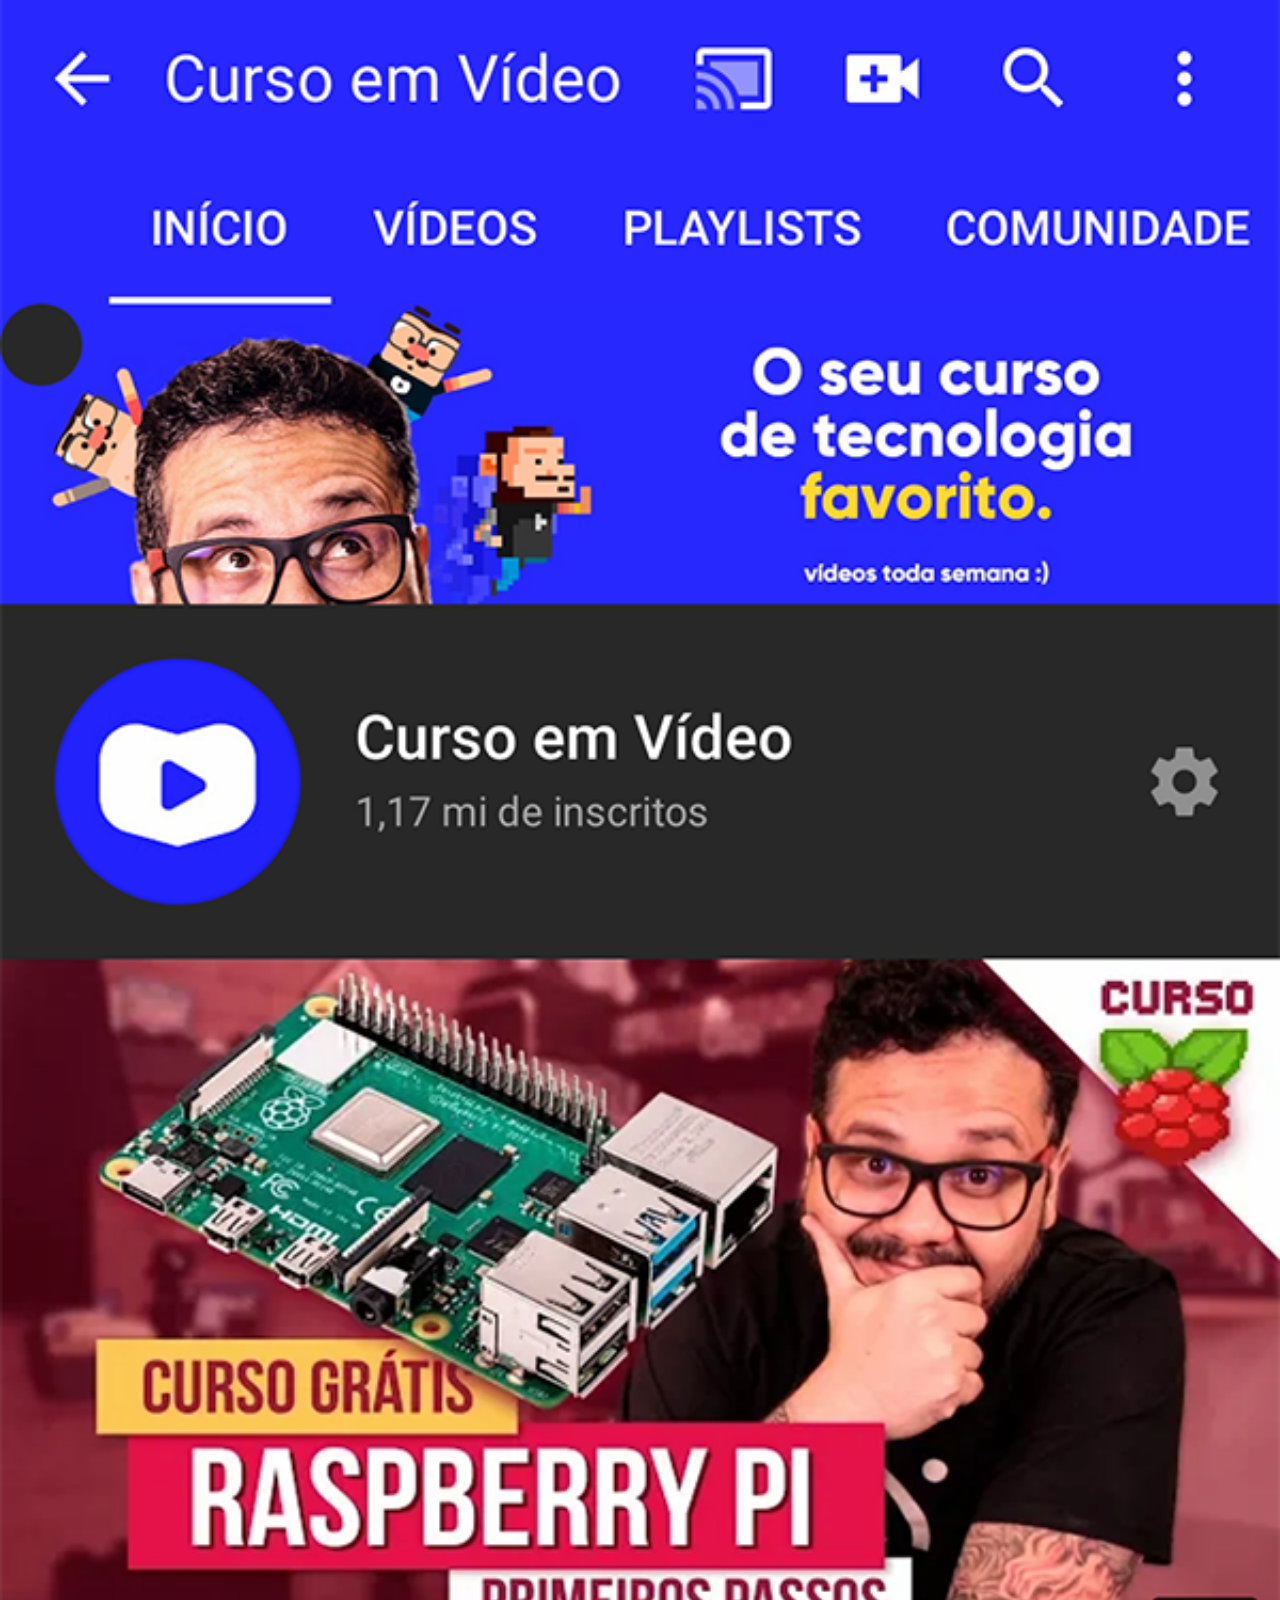
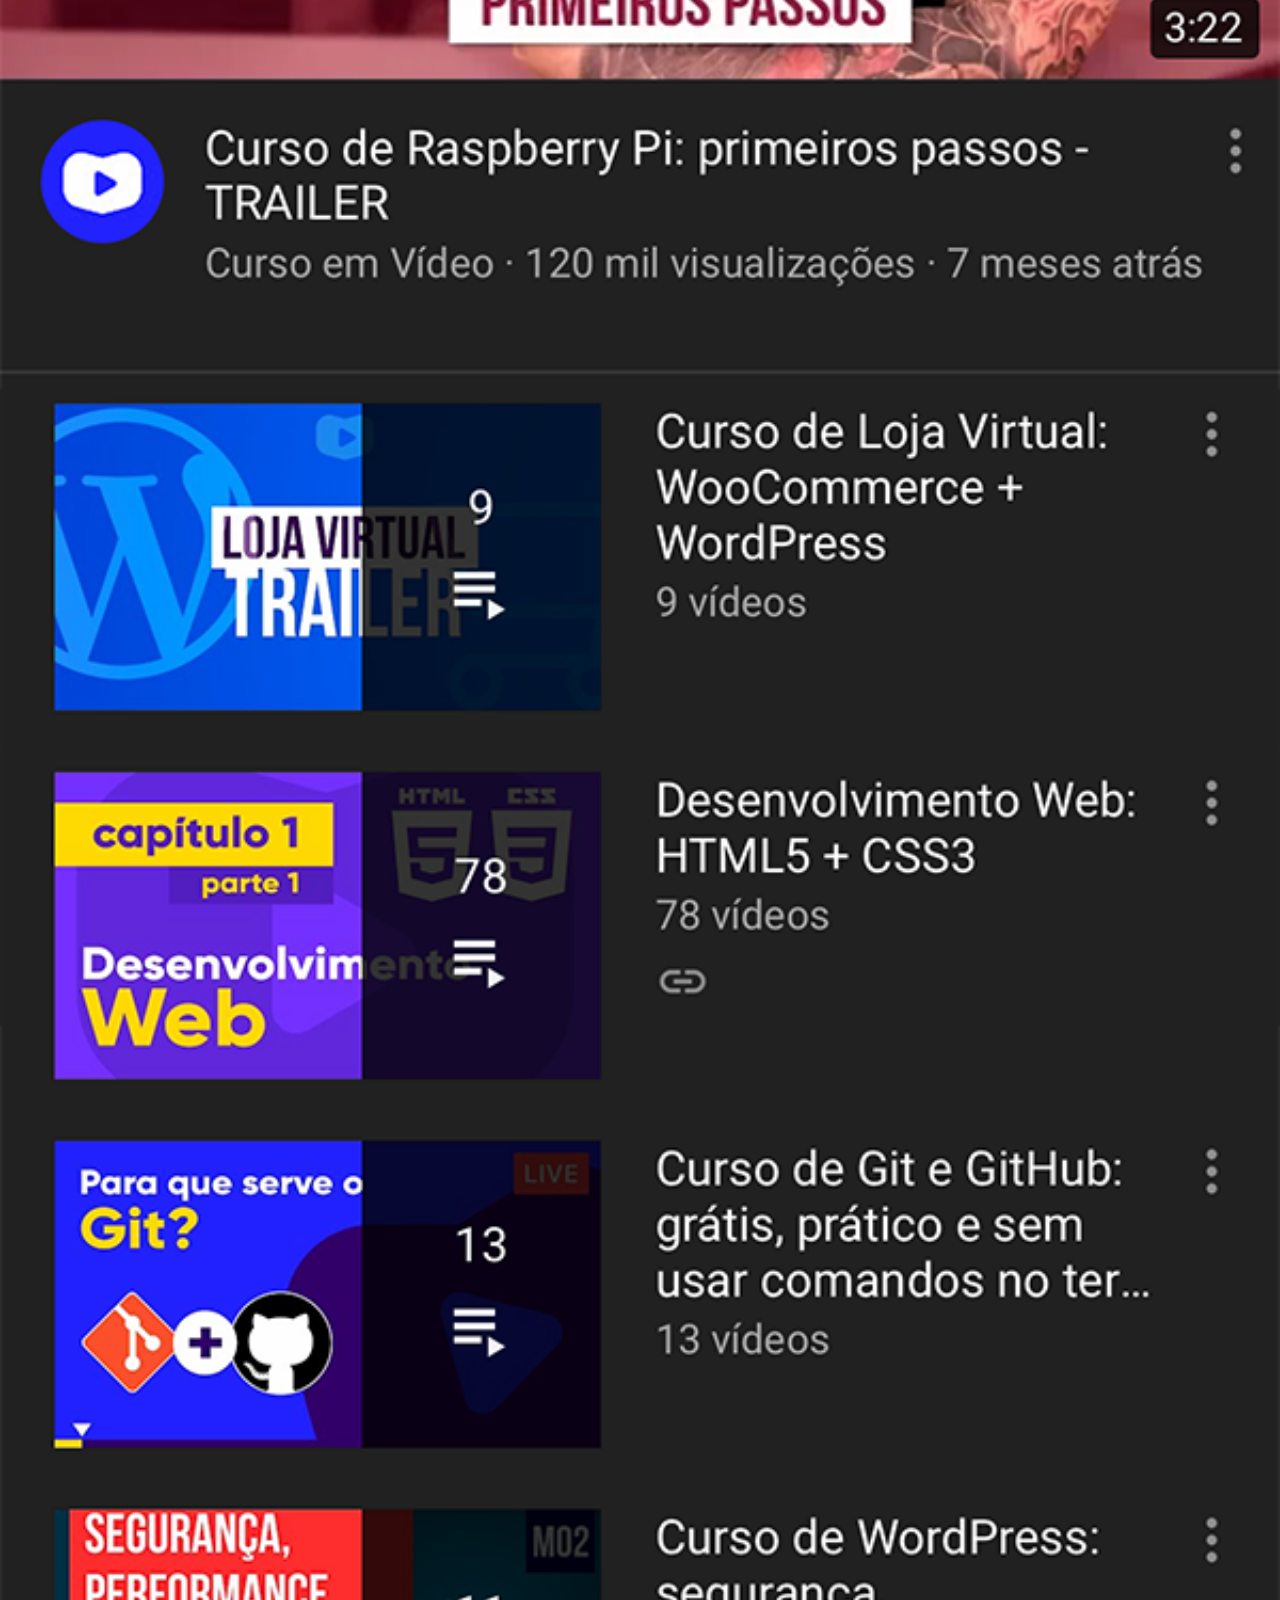
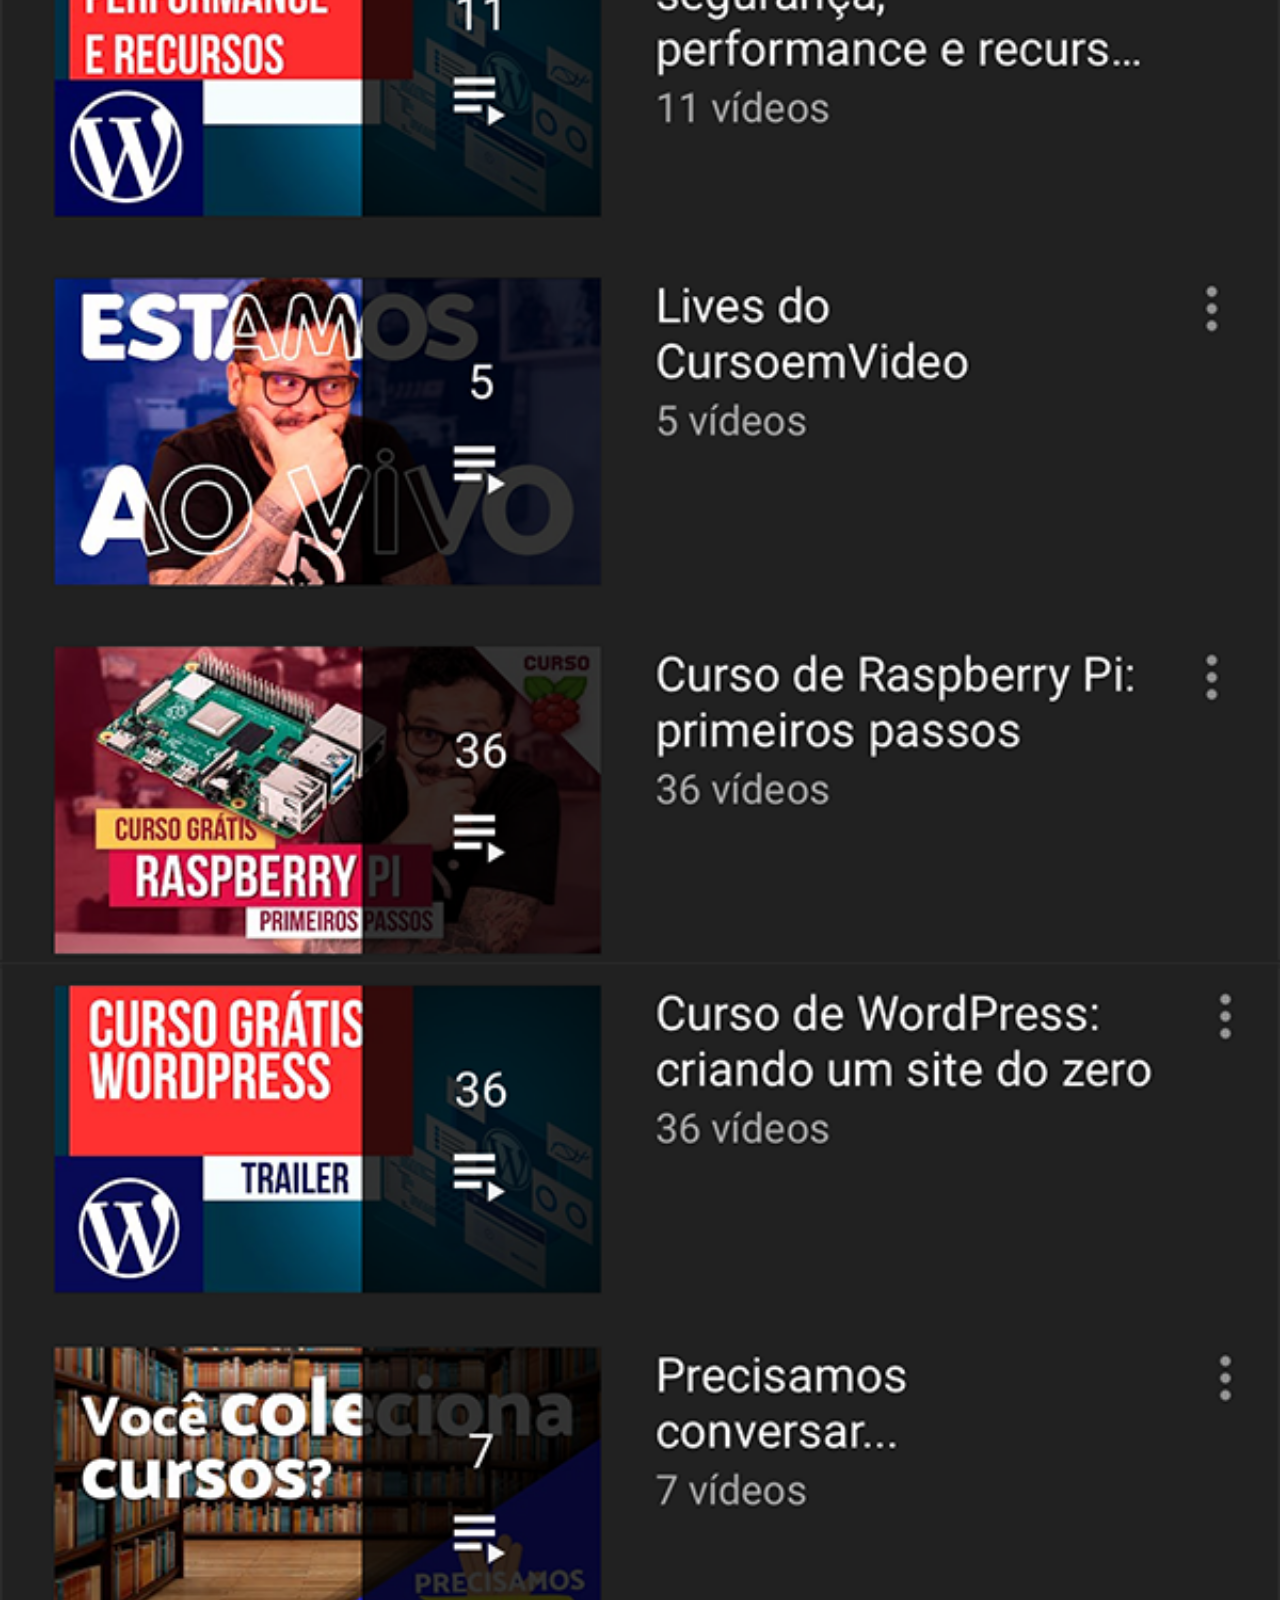
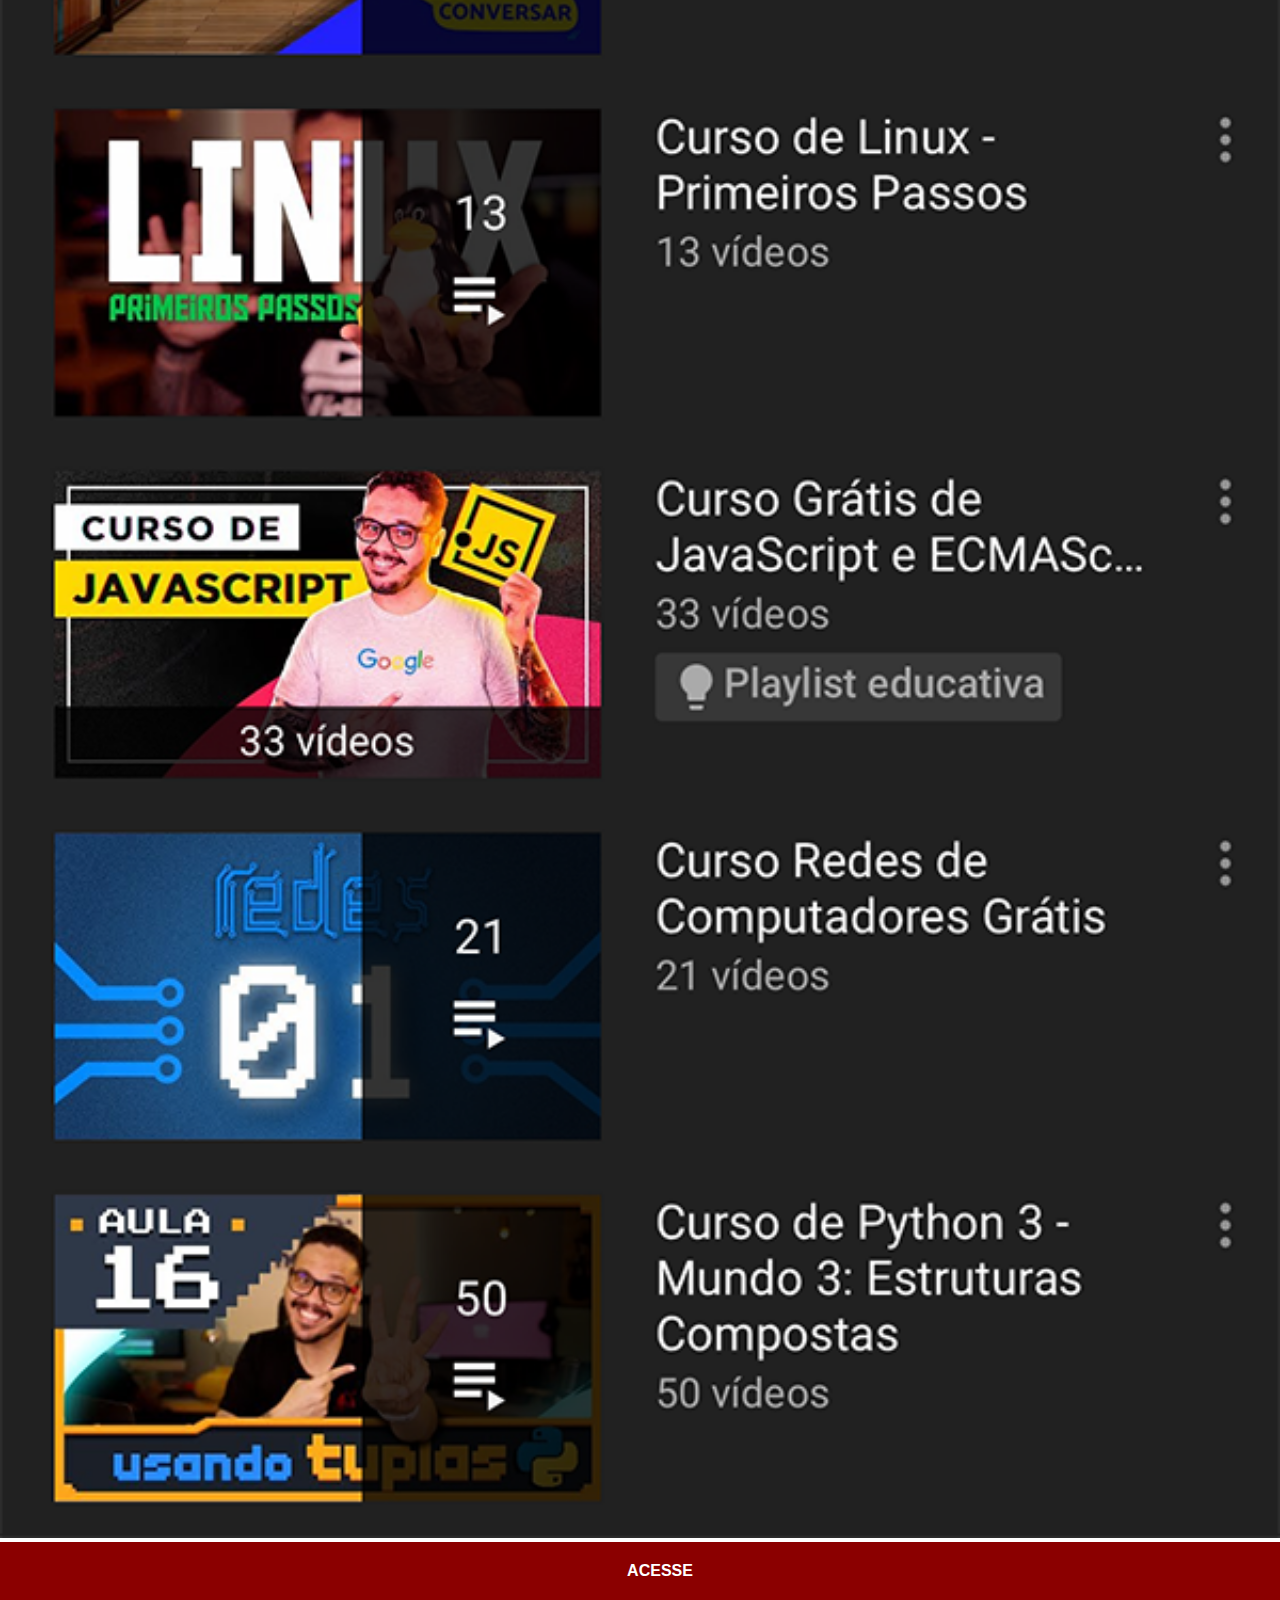
<file: youtube.html>
<!DOCTYPE html>
<html lang="pt-br">
<head>
    <meta charset="UTF-8">
    <meta http-equiv="X-UA-Compatible" content="IE=edge">
    <meta name="viewport" content="width=device-width, initial-scale=1.0">
    <title>Youtube</title>
    <link rel="stylesheet" href="estilos/social.css">
</head>
<body>
    <img src="imagens/tela-youtube.png" alt="Tela Youtube">
    <a href="https://www.youtube.com/channel/UClzeYf-VZx-3hLs07ycmi0Q" target="_blank">ACESSE</a>
</body>
</html>
</file>
<file: estilos/style.css>
@charset "UTF-8";

* {
    margin: 0px;
    padding: 0px;
    font-family: Arial, Helvetica, sans-serif;
}

html, body {
    height: 100vh;
    width: 100vw;
    background-color: black;
}
body {
    background: url('../imagens/fundo.jpeg') no-repeat top center;
    background-size: cover;
    background-attachment: fixed;
}

main {
    height: 100vh;
    position: relative;
}

section#telefone {
    position: absolute;
    top: 50%;
    left:50%;
    transform: translate(-50%,-50%);

    height: 627px;
    width: 311px;
    background-image: url("../imagens/frame-iphone.png");
    background-repeat: no-repeat;

}

section#redes-socias img {
    width: 50px;
    height: 50px;
    padding: 0px;
    border-radius: 50%;
    box-shadow: 2px 2px 5px rgba(0, 0, 0, 0.476);
    box-sizing: border-box;
}
section#redes-socias img:hover {
    border: 3px solid blue;
    transform: translate(-3px, -3px);
    box-shadow: 5px 5px 10px rgba(0, 0, 0, 0.586);
    transition: transform 0.3s, border 1s;

}

section#redes-socias {
    text-align: right;
}


iframe#tela {
    position: relative;
    top: 80px;
    left: 22px;
    width: 267px;
    height: 471px;
}
</file>
<file: estilos/social.css>
@charset "UTF-8";

* {
    margin: 0px;
    padding: 0px;
    font-family: Arial, Helvetica, sans-serif;
}

img {
    width: 100vw;
}
::-webkit-scrollbar {
    width: 0px;
    height: 0px;
}
a {
    display: block;
    color: white;
    background-color: darkred;
    padding: 20px;
    text-align: center;
    width: 100vw;
    font-weight: bolder;
    text-decoration: none;
}
a:hover {
    background-color: red;
}
</file>
